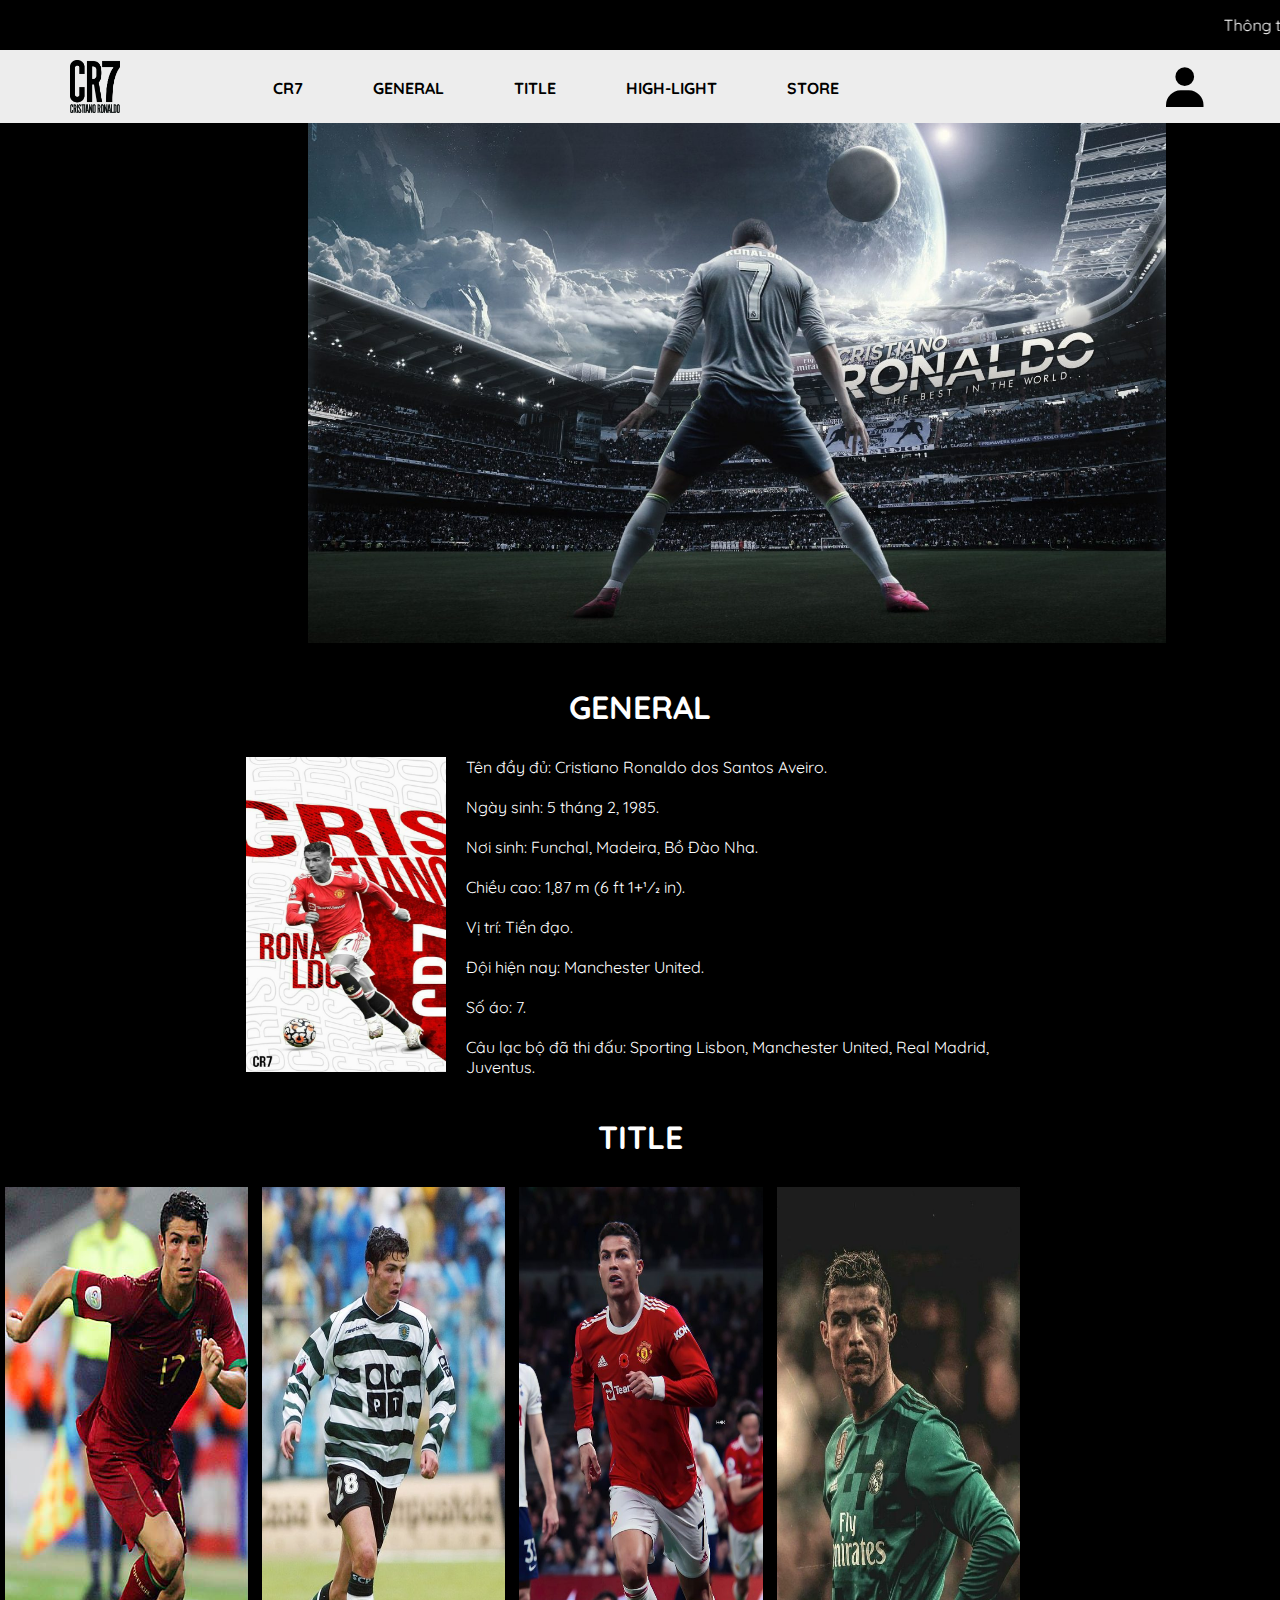
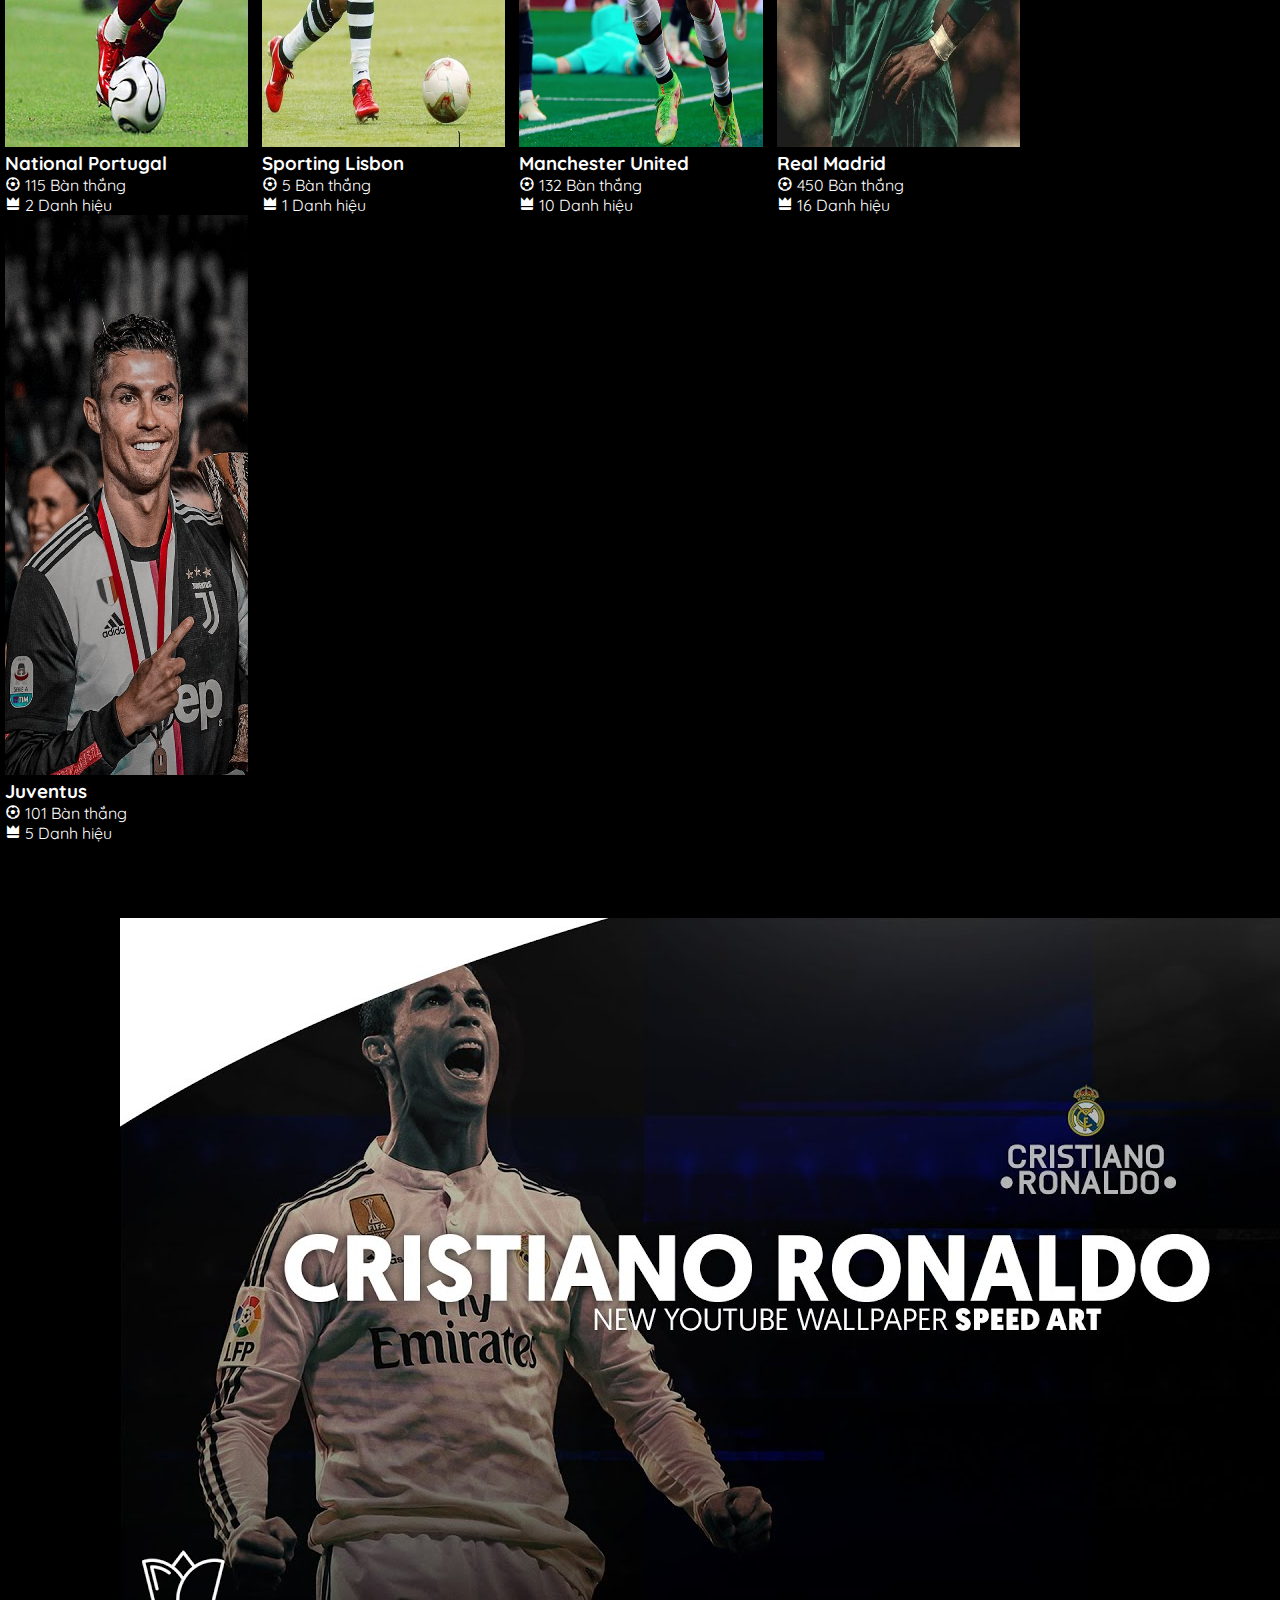
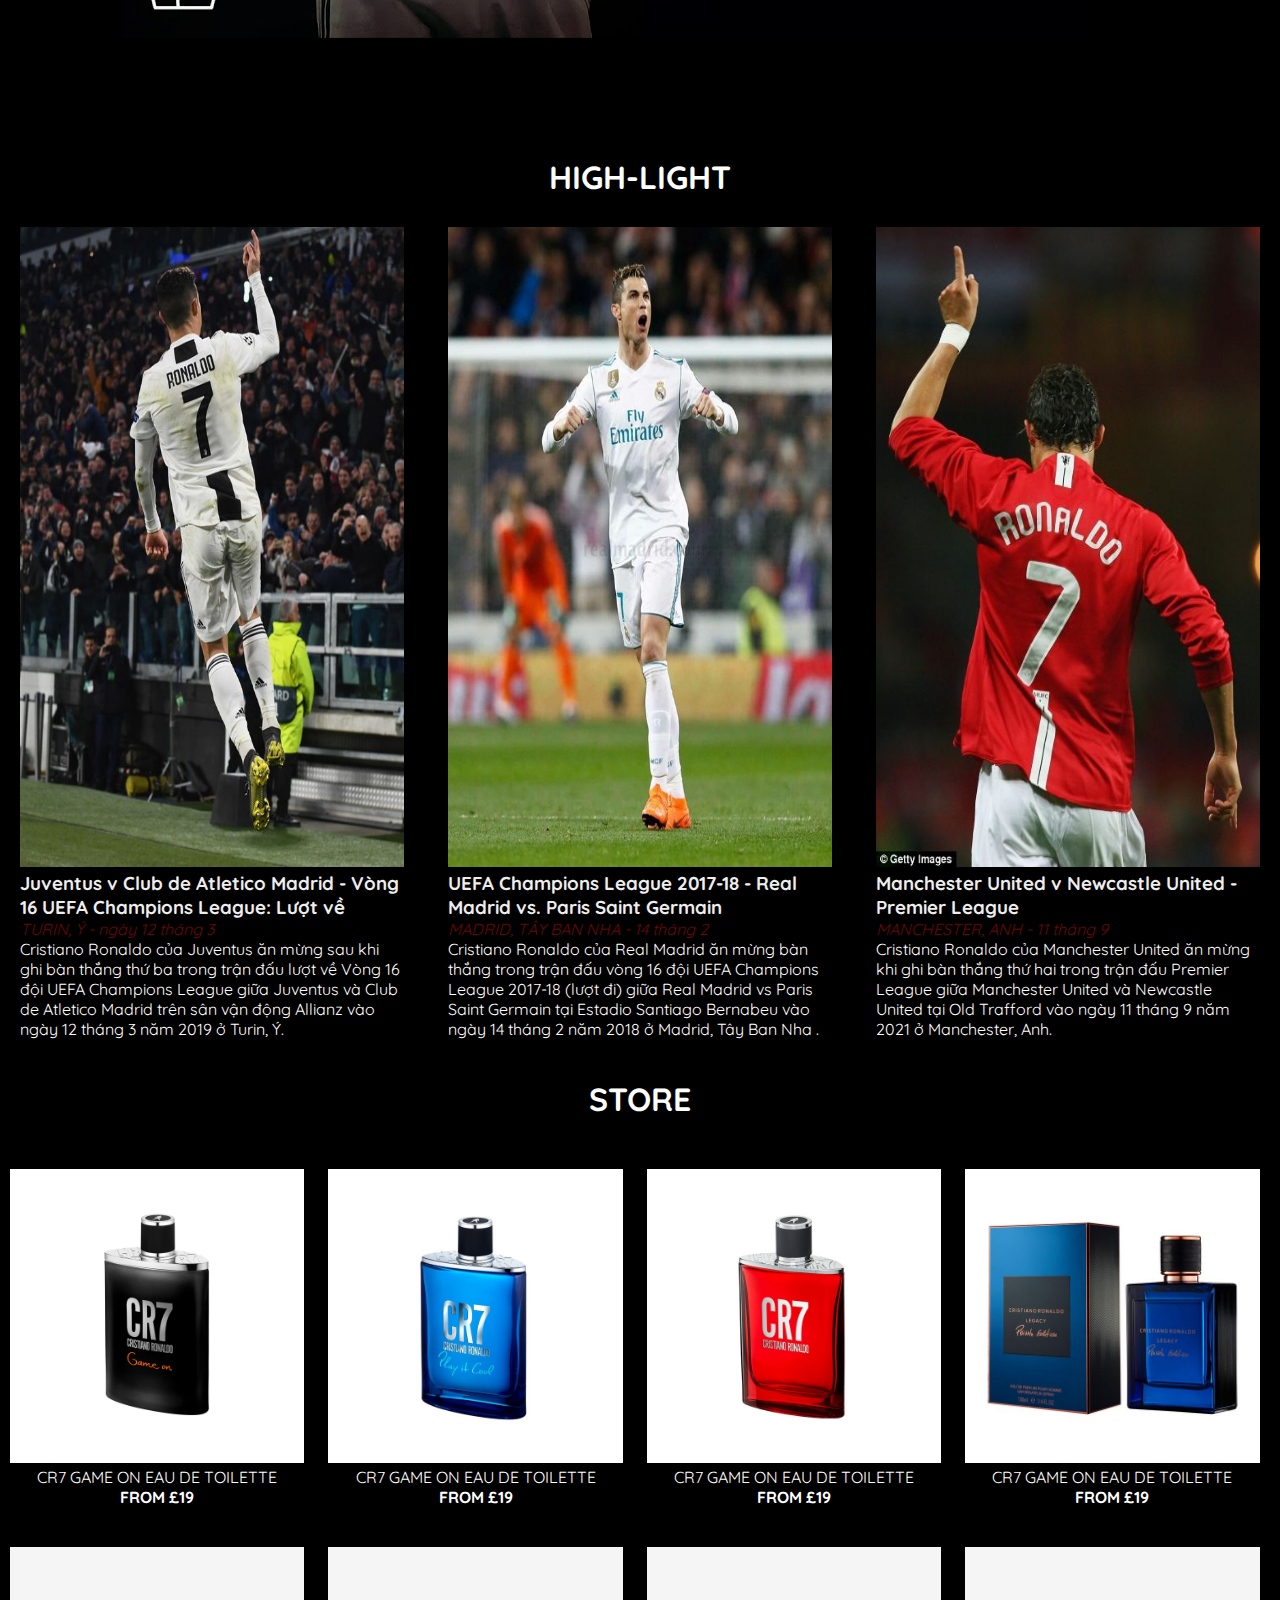
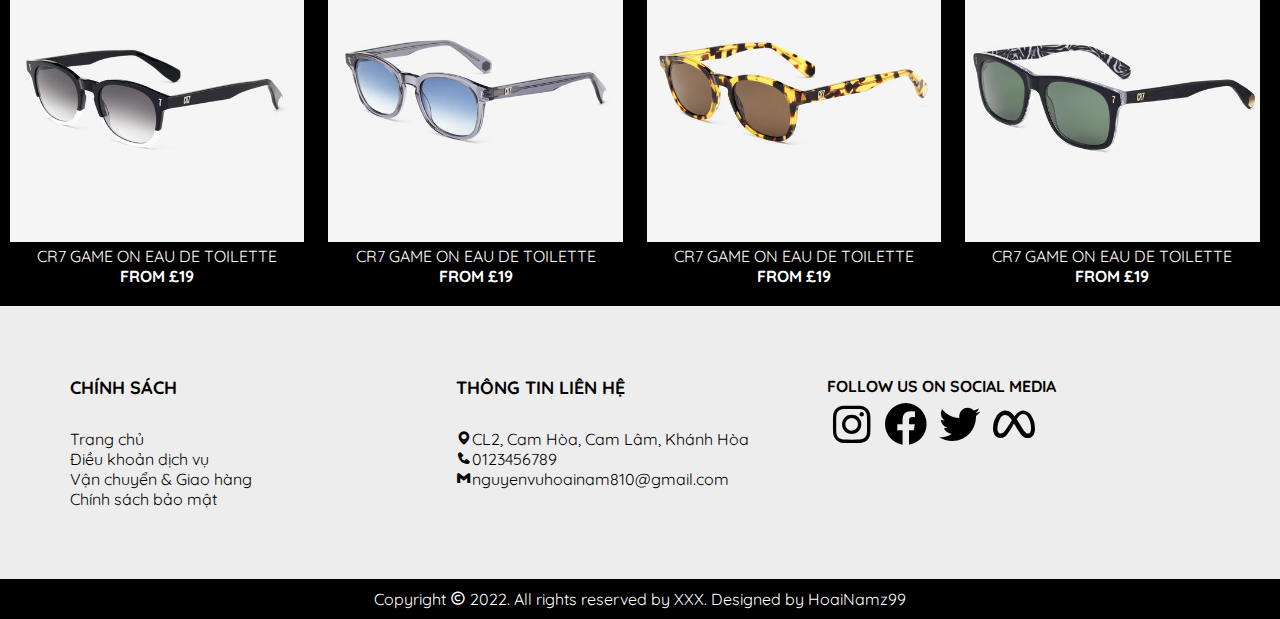
<file: index.html>
<!DOCTYPE html>
<html lang="en">
<head>
    <meta charset="UTF-8">
    <meta http-equiv="X-UA-Compatible" content="IE=edge">
    <meta name="viewport" content="width=device-width, initial-scale=1.0">
    <title>CR7</title>
    <link rel="stylesheet" href="css/style.css">
    <link href='https://unpkg.com/boxicons@2.1.1/css/boxicons.min.css' rel='stylesheet'>
</head>
<body>
    <div .box>
    <!--head  -->
    <header>
       <div class="thongbao">
           <marquee behavior="" direction="">
        <p>
            Thông tin được lấy từ Wikipedia,Webthethao,Goal... và một số trang web khác
        </p>       
           </marquee>
        
    </div> 
    <div class="menu-logo">
        <div class="logo">
            <img src="image/4.4.png" alt="logo" width="50px">
        </div>
        <nav>
            <ul class="menu">
         <li><a href="index.html">CR7</a></li>
        <li><a href="general.html">GENERAL</a></li>
        <li><a href="#title">TITLE</a></li>
            
        <li><a href="highlight.html">HIGH-LIGHT</a>
        <ul class="them">
                <li><a href="#">National Portugal</a></li>
                <li><a href="#">Sporting Lisbon	</a></li>
                <li><a href="#">Manchester United</a></li>
                <li><a href="#">Real Madrid</a></li>
                <li><a href="#">Juventus</a></li>
              </ul>
        </li>
        </li>
        <li><a href="#store">STORE</a></li>       
            </ul>
    </nav>
    <div class="login">
        <a href="dn.html"><i class='bx bxs-user'></i></a> 
 
      </div>
    </div>
    </header>
<div class="banner">
        <img src="image/1.1.jpg" alt="banner">
    </div>
<!-- article -->
    <article>
     <div class="general">
         <h3 class="heading">GENERAL</h3>
         <div class="content" >
         
            <img src="image/1.2.jpg" alt="" width="200px" height="315" align="left">
           <p>
              Tên đầy đủ: Cristiano Ronaldo dos Santos Aveiro. <br>  <br> 
            Ngày sinh: 5 tháng 2, 1985.  <br> <br> 
            Nơi sinh: Funchal, Madeira, Bồ Đào Nha. <br> <br> 
            Chiều cao: 1,87 m (6 ft 1+1⁄2 in). <br> <br> 
            Vị trí: Tiền đạo. <br> <br> 
            Đội hiện nay: Manchester United. <br> <br> 
            Số áo: 7.   <br>  <br>
            Câu lạc bộ đã thi đấu: Sporting Lisbon, Manchester United, Real Madrid, Juventus.
           </p>
          
         </div>
    </div>
<div id="title"></div>
    <div class="title">
        <h3 class="heading">TITLE</h3>
        <div class="list-title">
            <div class="title-item">
            <img src="image/1.3.jpg" alt="" >
             <h3>National Portugal</h3>
             <p><i class='bx bx-football'></i> 115 Bàn thắng</p>
             <p><i class='bx bxs-crown'></i> 2 Danh hiệu</p>
        </div>
            <div class="title-item">
            <img src="image/1.4.jpg" alt="" >
             <h3>Sporting Lisbon</h3>
             <p><i class='bx bx-football'></i> 5 Bàn thắng</p>
             <p><i class='bx bxs-crown'></i> 1 Danh hiệu</p>
        </div>
            <div class="title-item">
            <img src="image/1.5.jpg" alt="" >
             <h3>Manchester United</h3>
             <p><i class='bx bx-football'></i> 132 Bàn thắng</p>
             <p><i class='bx bxs-crown'></i> 10 Danh hiệu</p>
        </div>
            <div class="title-item">
            <img src="image/1.6.jpg" alt="" >
             <h3>Real Madrid</h3>
             <p><i class='bx bx-football'></i> 450 Bàn thắng</p>
             <p><i class='bx bxs-crown'></i> 16 Danh hiệu</p>
        </div>
            <div class="title-item">
            <img src="image/1.7.jpg" alt="" >
             <h3>Juventus</h3>
             <p><i class='bx bx-football'></i> 101 Bàn thắng</p>
             <p><i class='bx bxs-crown'></i> 5 Danh hiệu</p>
        </div>
        
    
    
    </div>
</div>
   <div class="div">
       <img src="image/1.8.jpg" alt="">
   </div>
   <div class="highlight">
       <h3 class="heading">HIGH-LIGHT</h3>
        <div class="highlight-list">
            <div class="highlight-item">
                <img src="image/1.9.jpg" alt="">
           <a href=""><h3>Juventus v Club de Atletico Madrid - Vòng 16 UEFA Champions League: Lượt về</h3></a> 
            <p>
          <span>TURIN, Ý - ngày 12 tháng 3</span>       <br>
                Cristiano Ronaldo của Juventus ăn mừng sau khi ghi bàn thắng thứ ba trong trận đấu lượt về Vòng 16 đội UEFA Champions League giữa Juventus và Club de Atletico Madrid trên sân vận động Allianz vào ngày 12 tháng 3 năm 2019 ở Turin, Ý. 
            </p>
        
        
        </div>
            <div class="highlight-item">
                <img src="image/1.10.jpg" alt="">
           <a href=""><h3>UEFA Champions League 2017-18 - Real Madrid vs. Paris Saint Germain</h3></a> 
            <p>
                <span>MADRID, TÂY BAN NHA - 14 tháng 2</span> <br>
                Cristiano Ronaldo của Real Madrid ăn mừng bàn thắng trong trận đấu vòng 16 đội UEFA Champions League 2017-18 (lượt đi) giữa Real Madrid vs Paris Saint Germain tại Estadio Santiago Bernabeu vào ngày 14 tháng 2 năm 2018 ở Madrid, Tây Ban Nha .
            </p>
        
        
        </div>
            <div class="highlight-item">
                <img src="image/1.11.jpg" alt="">
           <a href=""><h3>Manchester United v Newcastle United - Premier League</h3></a> 
            <p>
            <span>MANCHESTER, ANH - 11 tháng 9</span>     <br>
                Cristiano Ronaldo của Manchester United ăn mừng khi ghi bàn thắng thứ hai trong trận đấu Premier League giữa Manchester United và Newcastle United tại Old Trafford vào ngày 11 tháng 9 năm 2021 ở Manchester, Anh.
            </p>
        
        
        </div>
        </div>
    </div>
 <div id="store"></div>
    <div class="store">
        <h3 class="heading">STORE</h3>
        <div class="store-list">
            <div class="store-item">
                <img src="image/1.12.png" alt="">
                <p>CR7 GAME ON EAU DE TOILETTE</p>
                <b>FROM £19</b>
            </div>
            <div class="store-item">
                <img src="image/1.13.jpg" alt="">
                <p>CR7 GAME ON EAU DE TOILETTE</p>
                <b>FROM £19</b>
            </div>
            <div class="store-item">
                <img src="image/1.14.jpg" alt="">
                <p>CR7 GAME ON EAU DE TOILETTE</p>
                <b>FROM £19</b>
            </div>
            <div class="store-item">
                <img src="image/1.15.jpg" alt="">
                <p>CR7 GAME ON EAU DE TOILETTE</p>
                <b>FROM £19</b>
            </div>
            <div class="store-item">
                <img src="image/1.16.jpg" alt="">
                <p>CR7 GAME ON EAU DE TOILETTE</p>
                <b>FROM £19</b>
            </div>
            <div class="store-item">
                <img src="image/1.17.jpg" alt="">
                <p>CR7 GAME ON EAU DE TOILETTE</p>
                <b>FROM £19</b>
            </div>
            <div class="store-item">
                <img src="image/1.18.jpg" alt="">
                <p>CR7 GAME ON EAU DE TOILETTE</p>
                <b>FROM £19</b>
            </div>
            <div class="store-item">
                <img src="image/1.19.jpg" alt="">
                <p>CR7 GAME ON EAU DE TOILETTE</p>
                <b>FROM £19</b>
            </div>
        </div>
    </div>



    </article>
    
    
    
    
    <footer class="footer">
        <div class="container">
            <div class="row">
                <div class="footer-col">
                    <h4>CHÍNH SÁCH</h4>
                    <ul>
                        <li><a href="#">Trang chủ</a></li>
                        <li><a href="#">Điều khoản dịch vụ</a></li>
                        <li><a href="#">Vận chuyển & Giao hàng</a></li>
                        <li><a href="#">Chính sách bảo mật</a></li>
                    </ul>
                </div>
                <div class="footer-col">
                    <h4>THÔNG TIN LIÊN HỆ</h4>
                    <ul>
                        <li><i class='bx bxs-map' ></i>CL2, Cam Hòa, Cam Lâm, Khánh Hòa</li>
                        <li><i class='bx bxs-phone'></i>0123456789</li>
                        <li><i class='bx bxl-gmail'></i>nguyenvuhoainam810@gmail.com</li>
                    </ul>
                </div>
                <div class="footer-coll">
                    <h4>FOLLOW US ON SOCIAL MEDIA</h4>
                    <ul>
                    <a href="https://www.instagram.com/hoainam8.1/"><i class='bx bxl-instagram' ></i></a>
                    <a href="https://www.facebook.com/NVHNam.0810"><i class='bx bxl-facebook-circle' ></i></a>
                    <a href="https://twitter.com/HoaiNam_99"><i class='bx bxl-twitter'></i></a>
                    <a href="#"><i class='bx bxl-meta'></i></a>
                    </ul>
                </div>
            </div>
        </div>
        
    </footer>
    <div class="tacgia">
       
            <p>Copyright <i class='bx bx-copyright'></i> 2022. All rights reserved by XXX. Designed by HoaiNamz99</p>
        </div>
    </div>
    
    
 



</body>
</html>
</file>
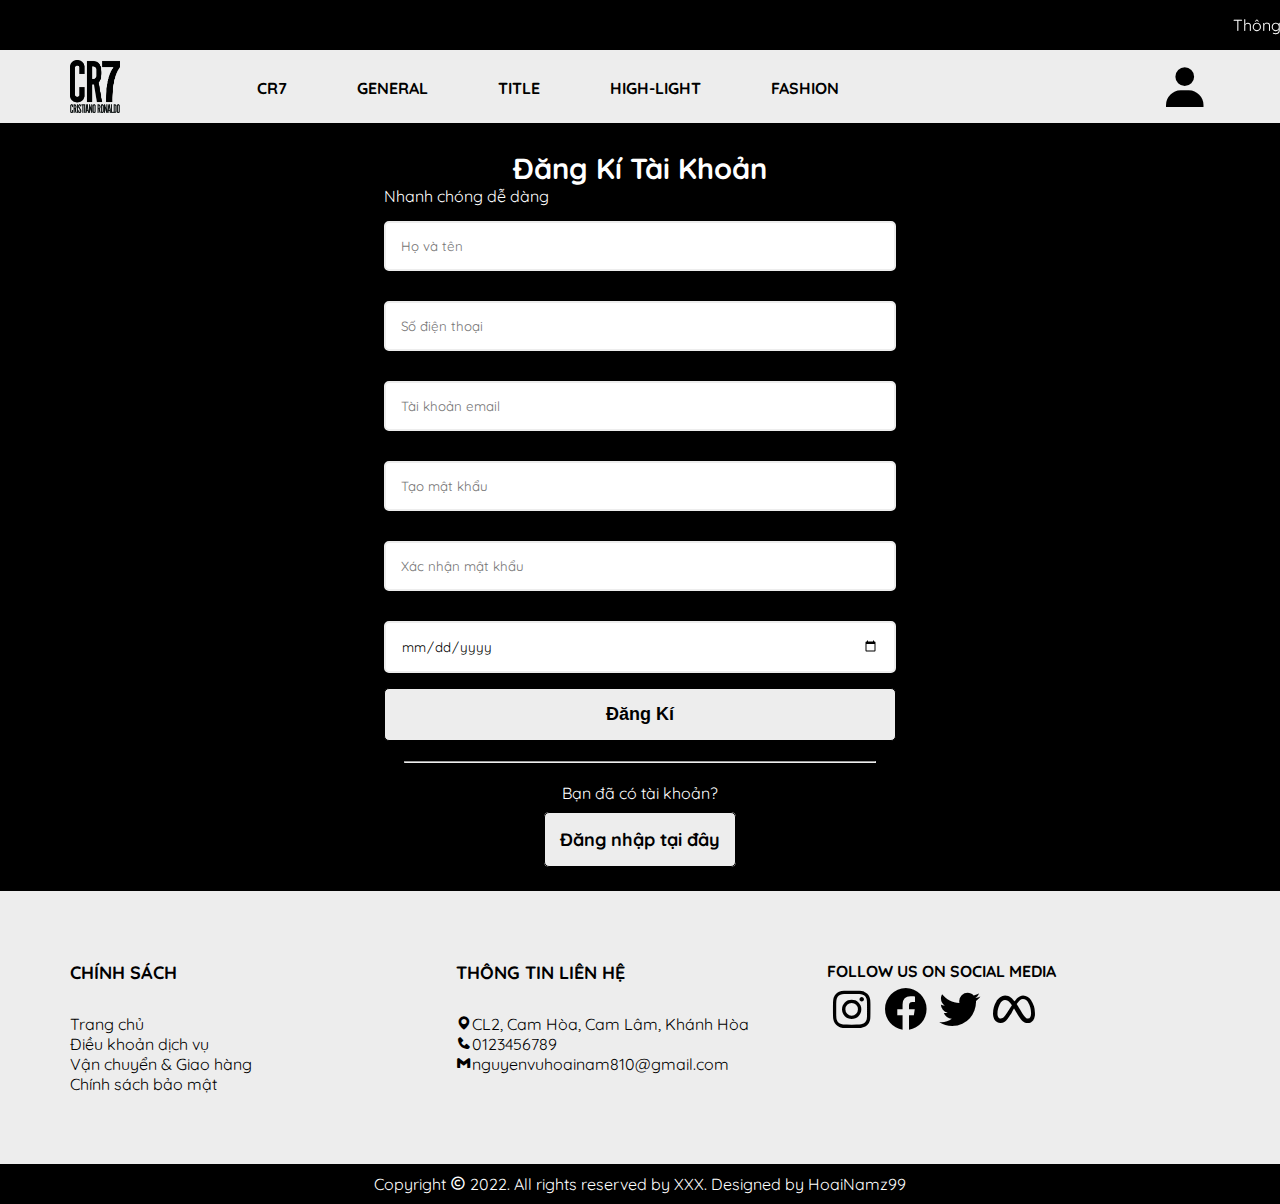
<file: dangky.html>
<!DOCTYPE html>
<html lang="en">
<head>
    <meta charset="UTF-8">
    <meta http-equiv="X-UA-Compatible" content="IE=edge">
    <meta name="viewport" content="width=device-width, initial-scale=1.0">
    <title>Trang đăng ký</title>
    <link rel="stylesheet" href="css/dangky.css">
    <link href='https://unpkg.com/boxicons@2.1.1/css/boxicons.min.css' rel='stylesheet'>
</head>
<body>
    <header>
        <div class="thongbao">
            <marquee behavior="" direction="">
         <p>
             Thông tin được lấy từ Wikipedia,Webthethao... và một số trang web khác
         </p>       
            </marquee>
         
     </div> 
     <div class="menu-logo">
         <div class="logo">
             <img src="image/4.4.png" alt="logo" width="50px">
         </div>
         <nav>
             <ul class="menu">
          <li><a href="index.html">CR7</a></li>
         <li><a href="general.html">GENERAL</a></li>
         <li><a href="#">TITLE</a>
             
         </li>
         <li><a href="highlight.html">HIGH-LIGHT</a>
        <ul class="them">
                 <li><a href="#">National Portugal</a></li>
                 <li><a href="#">Sporting Lisbon	</a></li>
                 <li><a href="#">Manchester United</a></li>
                 <li><a href="#">Real Madrid</a></li>
                 <li><a href="#">Juventus</a></li>
               </ul>
        </li>
         <li><a href="#">FASHION</a></li>       
             </ul>
     </nav>
     <div class="login">
       <a href="dangky.html"><i class='bx bxs-user'></i></a> 

     </div>
     </div>
     </header>

     <div class="login-form">
         <h3 class="heading">Đăng Kí Tài Khoản</h3>
         <p>Nhanh chóng dễ dàng</p>
         <form action="" class="form-input">
             <input type="text" placeholder="Họ và tên">
           
           
           
             <input type="text" placeholder="Số điện thoại">
             <input type="email" placeholder="Tài khoản email">
             <input type="password" placeholder="Tạo mật khẩu">
             <input type="password" placeholder="Xác nhận mật khẩu ">
            
               <input type="date" > 
             
            <button>Đăng Kí</button>
         </form>


         <div class="dn">
            <hr>
            <div class="span">
               <div class="c">Bạn đã có tài khoản? <br></div>  
            <a href="dn.html" class="button">Đăng nhập tại đây</a>
            </div>
           
        </div>
       
     </div>
    
</body>
<footer class="footer">
    <div class="container">
        <div class="row">
            <div class="footer-col">
                <h4>CHÍNH SÁCH</h4>
                <ul>
                    <li><a href="#">Trang chủ</a></li>
                    <li><a href="#">Điều khoản dịch vụ</a></li>
                    <li><a href="#">Vận chuyển & Giao hàng</a></li>
                    <li><a href="#">Chính sách bảo mật</a></li>
                </ul>
            </div>
            <div class="footer-col">
                <h4>THÔNG TIN LIÊN HỆ</h4>
                <ul>
                    <li><i class='bx bxs-map' ></i>CL2, Cam Hòa, Cam Lâm, Khánh Hòa</li>
                    <li><i class='bx bxs-phone'></i>0123456789</li>
                    <li><i class='bx bxl-gmail'></i>nguyenvuhoainam810@gmail.com</li>
                </ul>
            </div>
            <div class="footer-coll">
                <h4>FOLLOW US ON SOCIAL MEDIA</h4>
                <ul>
                    <a href="https://www.instagram.com/hoainam8.1/"><i class='bx bxl-instagram' ></i></a>
                    <a href="https://www.facebook.com/NVHNam.0810"><i class='bx bxl-facebook-circle' ></i></a>
                    <a href="https://twitter.com/HoaiNam_99"><i class='bx bxl-twitter'></i></a>
                    <a href="#"><i class='bx bxl-meta'></i></a>
                </ul>
            </div>
        </div>
    </div>

</footer>
<div class="tacgia">
       
    <p>Copyright <i class='bx bx-copyright'></i> 2022. All rights reserved by XXX. Designed by HoaiNamz99</p>
</div>
</html>
</file>
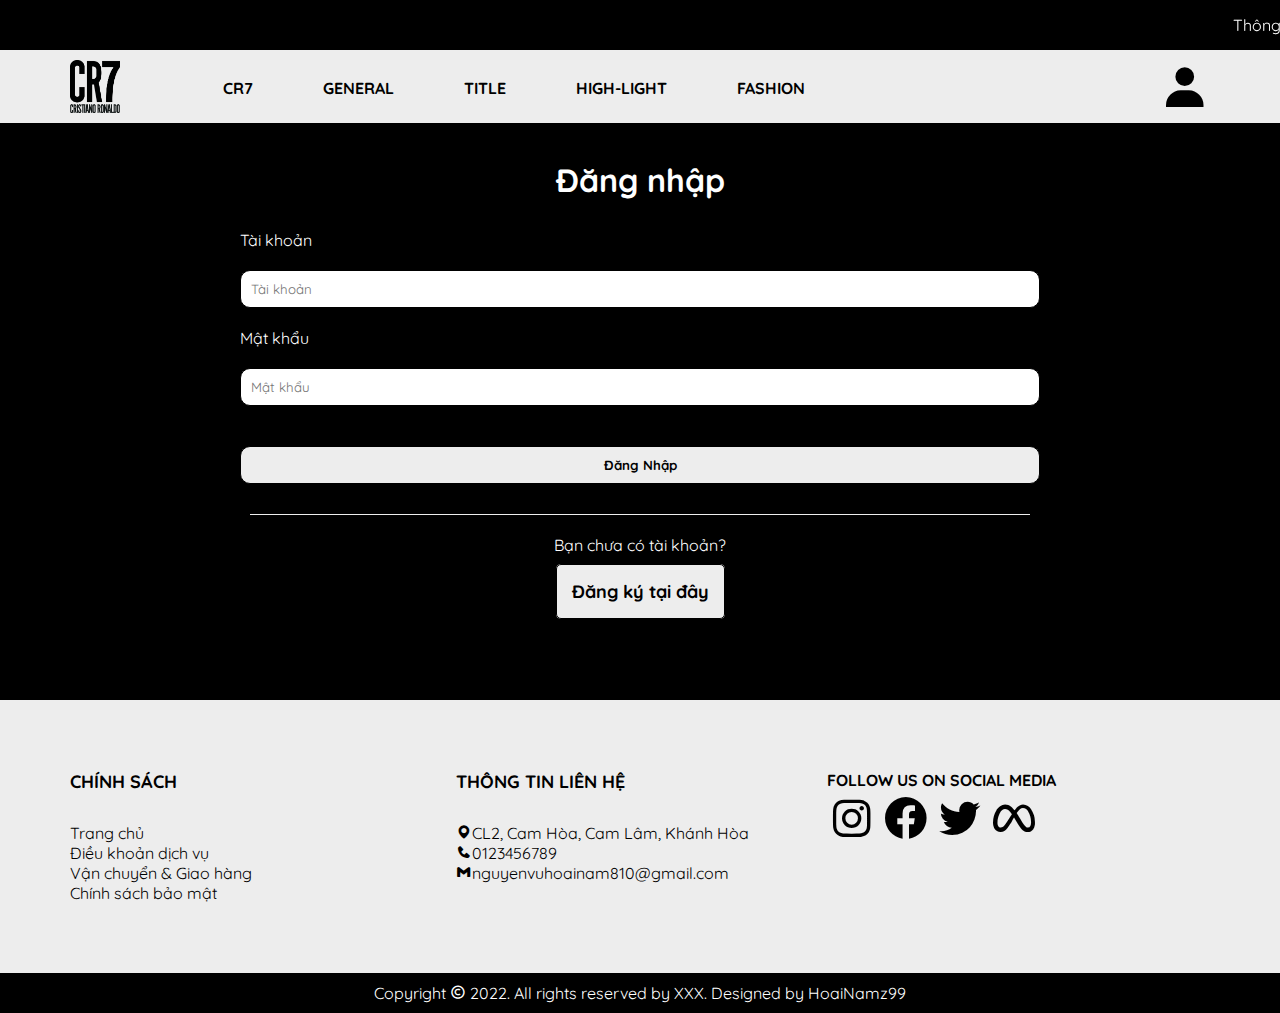
<file: dangnhap.html>
<!DOCTYPE html>
<html lang="en">
<head>
    <meta charset="UTF-8">
    <meta http-equiv="X-UA-Compatible" content="IE=edge">
    <meta name="viewport" content="width=device-width, initial-scale=1.0">
    <title>Trang đăng nhập</title>
    <link rel="stylesheet" href="css/dangnhap.css">
    <link href='https://unpkg.com/boxicons@2.1.1/css/boxicons.min.css' rel='stylesheet'>
</head>
<body>
     <header>
        <div class="thongbao">
            <marquee behavior="" direction="">
         <p>
             Thông tin được lấy từ Wikipedia,Webthethao... và một số trang web khác
         </p>       
            </marquee>
         
     </div> 
     <div class="menu-logo">
         <div class="logo">
             <img src="image/4.4.png" alt="logo" width="50px">
         </div>
         <nav>
             <ul class="menu">
          <li><a href="index.html">CR7</a></li>
         <li><a href="general.html">GENERAL</a></li>
         <li><a href="#">TITLE</a>
             
         </li>
         <li><a href="highlight.html">HIGH-LIGHT</a>
        <ul class="them">
                 <li><a href="#">National Portugal</a></li>
                 <li><a href="#">Sporting Lisbon	</a></li>
                 <li><a href="#">Manchester United</a></li>
                 <li><a href="#">Real Madrid</a></li>
                 <li><a href="#">Juventus</a></li>
               </ul>
        </li>
         <li><a href="#">FASHION</a></li>       
             </ul>
     </nav>
     <div class="login">
       <a href="dangnhap.html"><i class='bx bxs-user'></i></a> 

     </div>
     </div>
     </header>



    <div class="formdangnhap">
        <h3 class="heading">Đăng nhập</h3>
        <div class="line">
            
        </div>
    <form action="">
        <label for="">Tài khoản</label>
        <input type="text" placeholder="Tài khoản">
        <label for="">Mật khẩu</label>
        <input type="password" placeholder="Mật khẩu">
        <input type="submit" value="Đăng Nhập">
        

    </form>

    <div class="dk">
        
        <div class="span">
           <div class="c">Bạn chưa có tài khoản? <br></div>  
        <a href="dangky.html" class="button">Đăng ký tại đây</a>
        </div>
       
    </div>

    </div>
    


    
</body>

<footer class="footer">
    <div class="container">
        <div class="row">
            <div class="footer-col">
                <h4>CHÍNH SÁCH</h4>
                <ul>
                    <li><a href="#">Trang chủ</a></li>
                    <li><a href="#">Điều khoản dịch vụ</a></li>
                    <li><a href="#">Vận chuyển & Giao hàng</a></li>
                    <li><a href="#">Chính sách bảo mật</a></li>
                </ul>
            </div>
            <div class="footer-col">
                <h4>THÔNG TIN LIÊN HỆ</h4>
                <ul>
                    <li><i class='bx bxs-map' ></i>CL2, Cam Hòa, Cam Lâm, Khánh Hòa</li>
                    <li><i class='bx bxs-phone'></i>0123456789</li>
                    <li><i class='bx bxl-gmail'></i>nguyenvuhoainam810@gmail.com</li>
                </ul>
            </div>
            <div class="footer-coll">
                <h4>FOLLOW US ON SOCIAL MEDIA</h4>
                <ul>
                    <a href="https://www.instagram.com/hoainam8.1/"><i class='bx bxl-instagram' ></i></a>
                    <a href="https://www.facebook.com/NVHNam.0810"><i class='bx bxl-facebook-circle' ></i></a>
                    <a href="https://twitter.com/HoaiNam_99"><i class='bx bxl-twitter'></i></a>
                    <a href="#"><i class='bx bxl-meta'></i></a>
                </ul>
            </div>
        </div>
    </div>

</footer>
<div class="tacgia">
       
    <p>Copyright <i class='bx bx-copyright'></i> 2022. All rights reserved by XXX. Designed by HoaiNamz99</p>
</div>
</html>
</file>
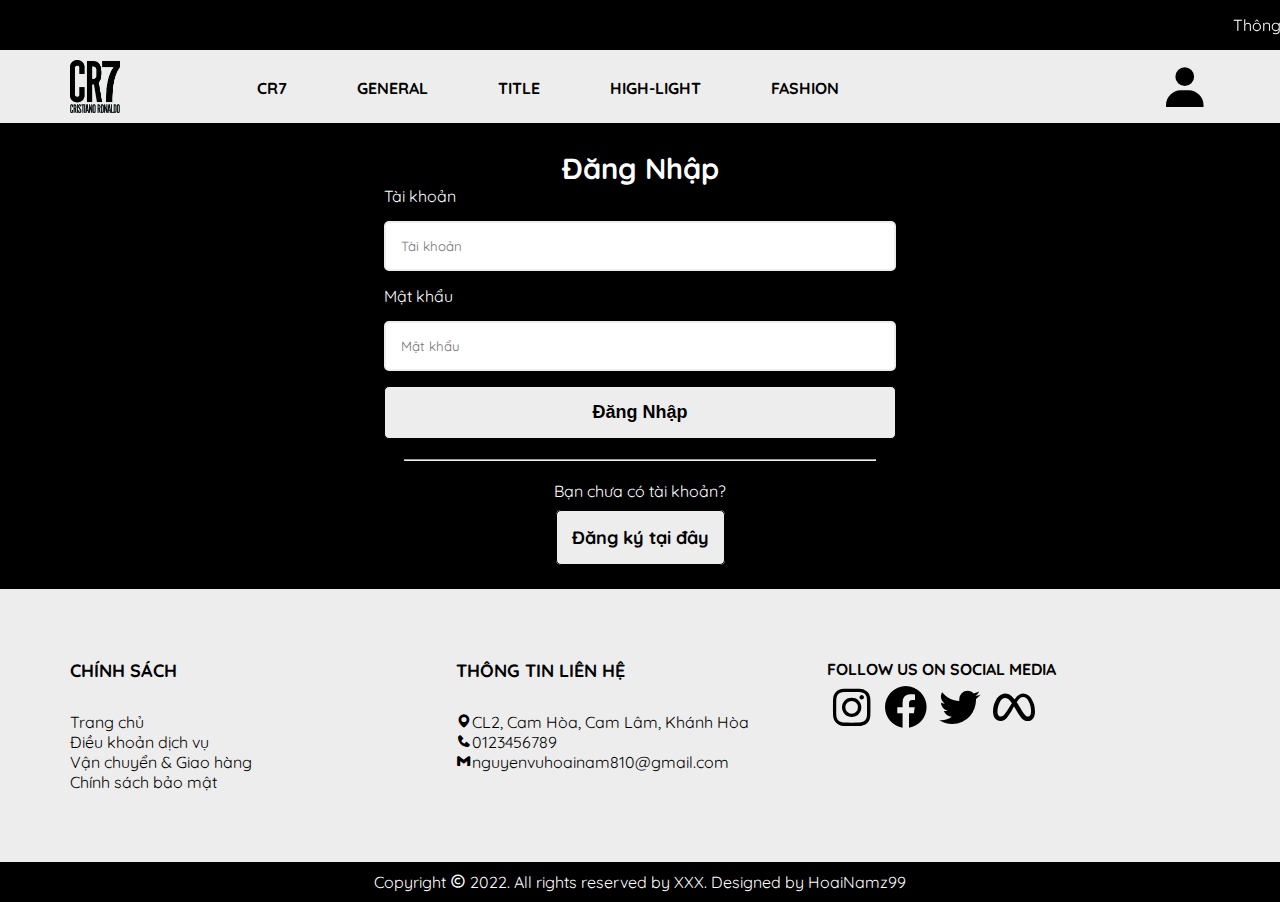
<file: dn.html>
<!DOCTYPE html>
<html lang="en">
<head>
    <meta charset="UTF-8">
    <meta http-equiv="X-UA-Compatible" content="IE=edge">
    <meta name="viewport" content="width=device-width, initial-scale=1.0">
    <title>Trang đăng nhập</title>
    <link rel="stylesheet" href="css/dn.css">
    <link href='https://unpkg.com/boxicons@2.1.1/css/boxicons.min.css' rel='stylesheet'>
</head>
<body>
    <header>
        <div class="thongbao">
            <marquee behavior="" direction="">
         <p>
             Thông tin được lấy từ Wikipedia,Webthethao... và một số trang web khác
         </p>       
            </marquee>
         
     </div> 
     <div class="menu-logo">
         <div class="logo">
             <img src="image/4.4.png" alt="logo" width="50px">
         </div>
         <nav>
             <ul class="menu">
          <li><a href="index.html">CR7</a></li>
         <li><a href="general.html">GENERAL</a></li>
         <li><a href="#">TITLE</a>
             
         </li>
         <li><a href="highlight.html">HIGH-LIGHT</a>
        <ul class="them">
                 <li><a href="#">National Portugal</a></li>
                 <li><a href="#">Sporting Lisbon	</a></li>
                 <li><a href="#">Manchester United</a></li>
                 <li><a href="#">Real Madrid</a></li>
                 <li><a href="#">Juventus</a></li>
               </ul>
        </li>
         <li><a href="#">FASHION</a></li>       
             </ul>
     </nav>
     <div class="login">
       <a href="dangky.html"><i class='bx bxs-user'></i></a> 

     </div>
     </div>
     </header>

     <div class="login-form">
         <h3 class="heading">Đăng Nhập </h3>
         
         <form action="" class="form-input">
            <label for="">Tài khoản</label>
            <input type="text" placeholder="Tài khoản">
            <label for="">Mật khẩu</label>
            <input type="password" placeholder="Mật khẩu">
            
             
            <button>Đăng Nhập</button>
         </form>


         <div class="dn">
            <hr>
            <div class="span">
               <div class="c">Bạn chưa có tài khoản? <br></div>  
            <a href="dangky.html" class="button">Đăng ký tại đây</a>
            </div>
           
        </div>
       
     </div>
    
</body>
<footer class="footer">
    <div class="container">
        <div class="row">
            <div class="footer-col">
                <h4>CHÍNH SÁCH</h4>
                <ul>
                    <li><a href="#">Trang chủ</a></li>
                    <li><a href="#">Điều khoản dịch vụ</a></li>
                    <li><a href="#">Vận chuyển & Giao hàng</a></li>
                    <li><a href="#">Chính sách bảo mật</a></li>
                </ul>
            </div>
            <div class="footer-col">
                <h4>THÔNG TIN LIÊN HỆ</h4>
                <ul>
                    <li><i class='bx bxs-map' ></i>CL2, Cam Hòa, Cam Lâm, Khánh Hòa</li>
                    <li><i class='bx bxs-phone'></i>0123456789</li>
                    <li><i class='bx bxl-gmail'></i>nguyenvuhoainam810@gmail.com</li>
                </ul>
            </div>
            <div class="footer-coll">
                <h4>FOLLOW US ON SOCIAL MEDIA</h4>
                <ul>
                    <a href="https://www.instagram.com/hoainam8.1/"><i class='bx bxl-instagram' ></i></a>
                    <a href="https://www.facebook.com/NVHNam.0810"><i class='bx bxl-facebook-circle' ></i></a>
                    <a href="https://twitter.com/HoaiNam_99"><i class='bx bxl-twitter'></i></a>
                    <a href="#"><i class='bx bxl-meta'></i></a>
                </ul>
            </div>
        </div>
    </div>

</footer>
<div class="tacgia">
       
    <p>Copyright <i class='bx bx-copyright'></i> 2022. All rights reserved by XXX. Designed by HoaiNamz99</p>
</div>
</html>
</file>
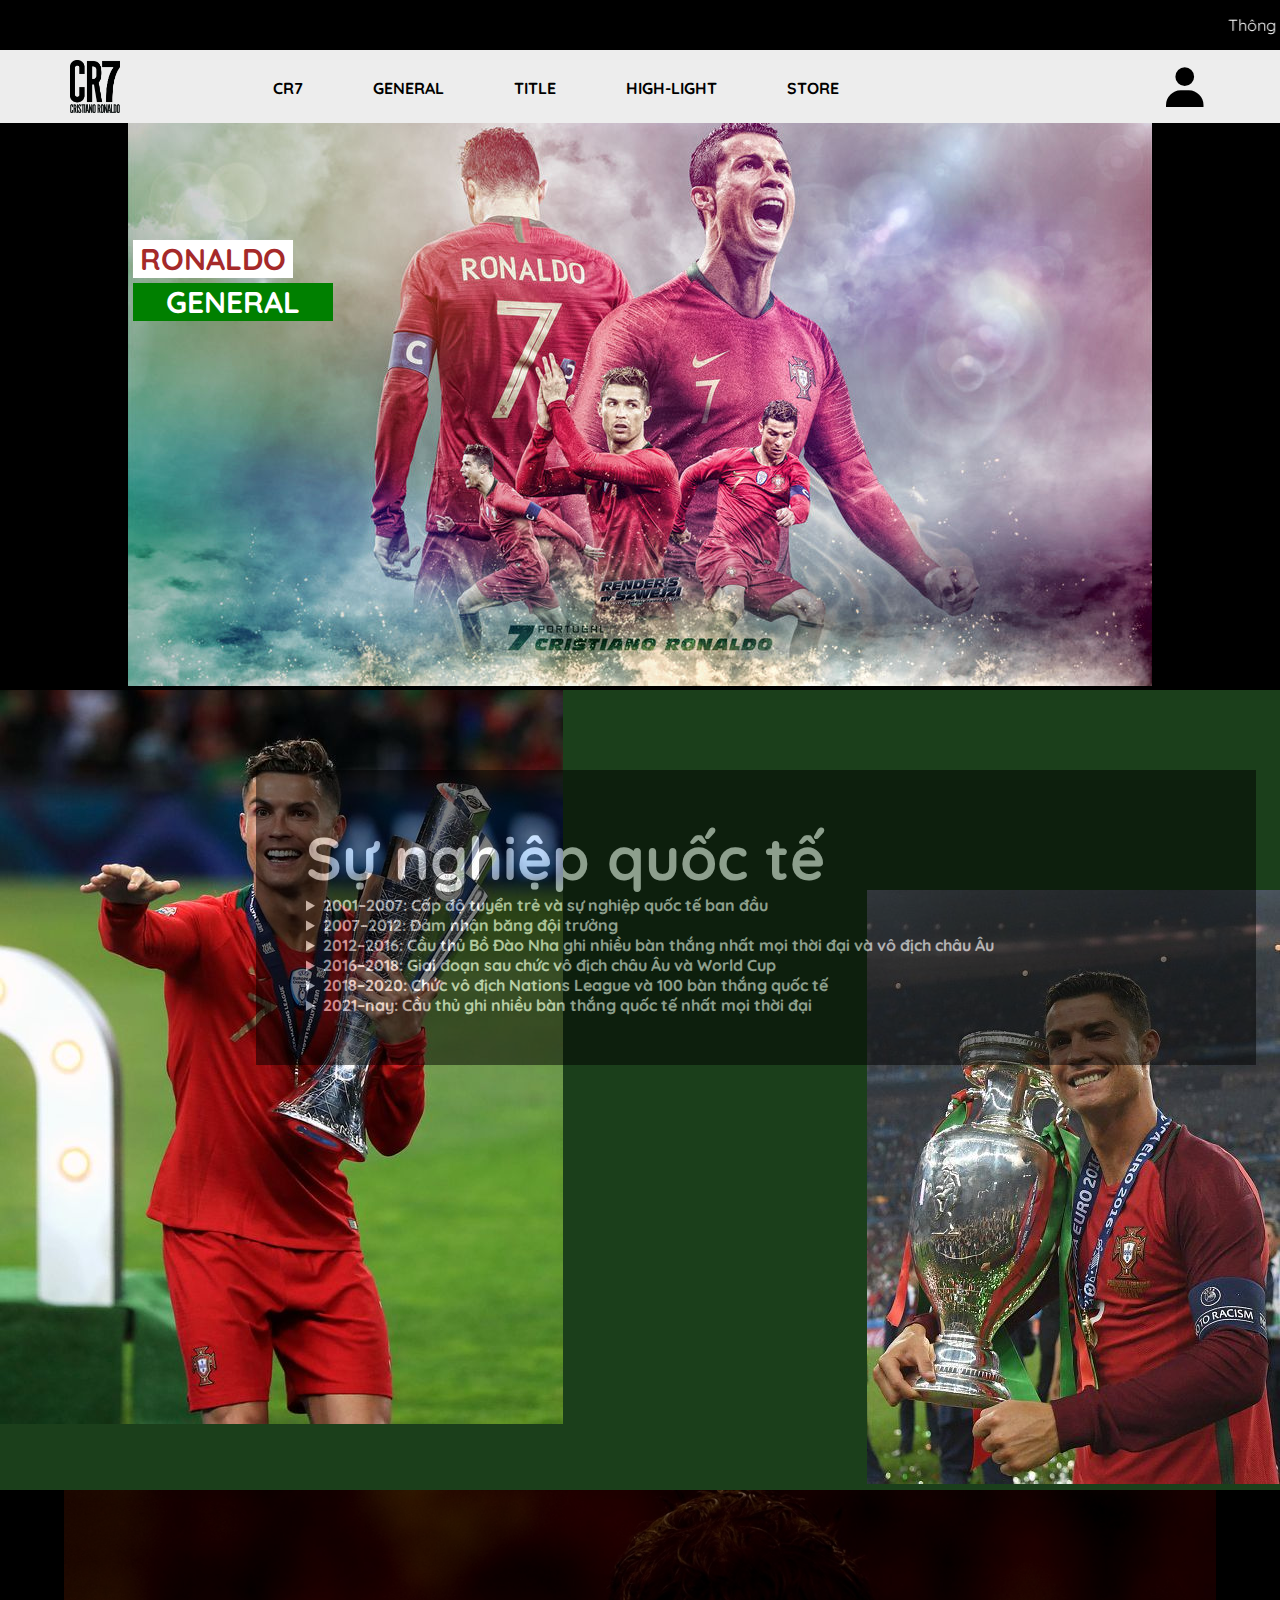
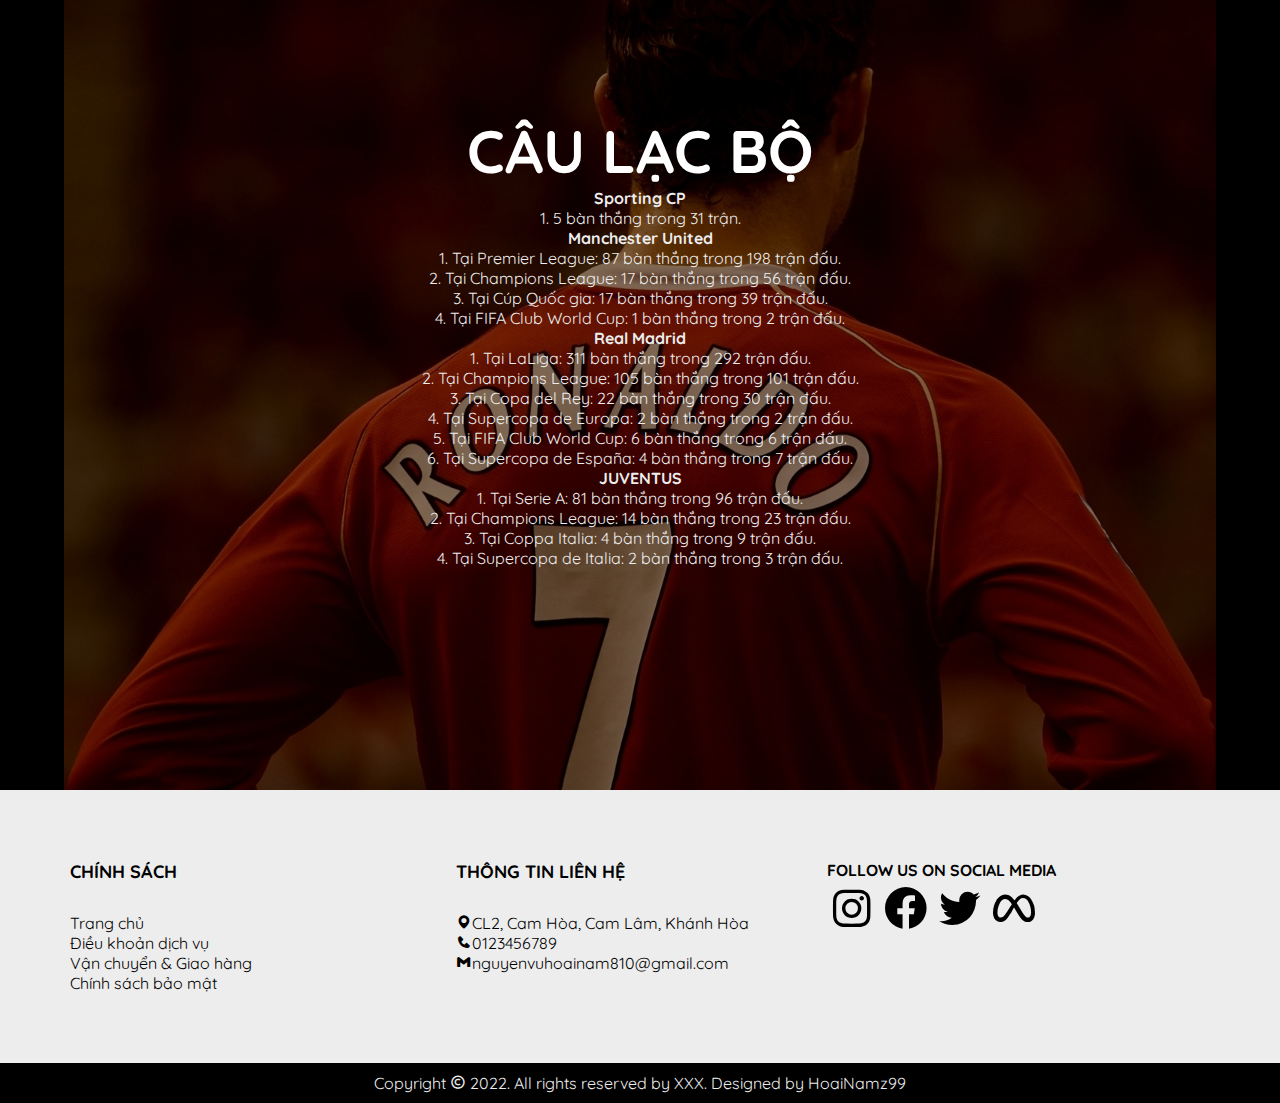
<file: general.html>
<!DOCTYPE html>
<html lang="en">
<head>
    <meta charset="UTF-8">
    <meta http-equiv="X-UA-Compatible" content="IE=edge">
    <meta name="viewport" content="width=device-width, initial-scale=1.0">
    <title>General</title>
    <link rel="stylesheet" href="css/general.css">
    <link href='https://unpkg.com/boxicons@2.1.1/css/boxicons.min.css' rel='stylesheet'>
</head>
<body>
    <header>
        <div class="thongbao">
            <marquee behavior="" direction="">
         <p>
             Thông tin được lấy từ Wikipedia,Webthethao,Goal... và một số trang web khác
         </p>       
            </marquee>
         
     </div> 
     <div class="menu-logo">
         <div class="logo">
             <img src="image/4.4.png" alt="logo" width="50px">
         </div>
         <nav>
             <ul class="menu">
          <li><a href="index.html">CR7</a></li>
         <li><a href="general.html">GENERAL</a></li>
         <li><a href="#">TITLE</a>
             
         </li>
         <li><a href="highlight.html">HIGH-LIGHT</a>
        <ul class="them">
                 <li><a href="#">National Portugal</a></li>
                 <li><a href="#">Sporting Lisbon	</a></li>
                 <li><a href="#">Manchester United</a></li>
                 <li><a href="#">Real Madrid</a></li>
                 <li><a href="#">Juventus</a></li>
               </ul>
        </li>
         <li><a href="#">STORE</a></li>       
             </ul>
     </nav>
     <div class="login">
         <a href="dn.html"><i class='bx bxs-user'></i></a> 
  
       </div>
     </div>
     </header>
    <h3 class="heading">BIOGRAPHY</h3>
    <div class="boxcenter">
        <div class="hinh">
            <img src="image/3.1.jpg" alt="">
            <div class="chu">
                <h3 class="chu1">RONALDO </h3>
             <h3 class="chu2">GENERAL</h3>
            </div> 
            
        </div>
        <div class="portugal">
            <div class="hinhh">
               <div class="hinh1">
                <img src="image/3.2.jpg" alt="">
            </div>
            <div class="hinh1">
                <img src="image/3.3.jpg" alt="" class="hinh2">
            </div> 
            
            <div class="sunghiep">
                <h3 class="heading1">Sự nghiệp quốc tế</h3>
              <details>
                        <summary>2001–2007: Cấp độ tuyển trẻ và sự nghiệp quốc tế ban đầu <br></summary>
                    <p>
                        Ronaldo bắt đầu sự nghiệp quốc tế của mình với đội tuyển U-15 Bồ Đào Nha vào năm 2001. Ronaldo đã thi đấu cho các cấp độ đội tuyển U-15, U-17, U-20, U-21 và U-23 quốc gia, có 34 lần ra sân và ghi tổng cộng 18 bàn thắng.
                    </p>
                    </details>
                    <details>
                         <summary>2007–2012: Đảm nhận băng đội trưởng <br></summary>
                        <p>
                            Một ngày sau sinh nhật tuổi 22 của mình, Ronaldo lần đầu tiên đảm nhận băng đội trưởng của Bồ Đào Nha trong trận giao hữu với Brazil vào ngày 6 tháng 2 năm 2007. Trước thềm Euro 2008, anh đã được khoác áo số 7 lần đầu tiên.
                        </p>
                    </details>
                    <details>
                        <summary>2012–2016: Cầu thủ Bồ Đào Nha ghi nhiều bàn thắng nhất mọi thời đại và vô địch châu Âu <br></summary>
                        <p>
                            Trận hòa 1–1 trước Bắc Ireland vào ngày 17 tháng 10 năm 2012 giúp anh có lần ra sân thứ 100. Ronaldo sau đó ghi hai bàn trong chiến thắng 5–1 giao hữu trước Cameroon để trở thành cầu thủ ghi nhiều bàn thắng nhất mọi thời đại của đất nước mình.
                        </p>
                    </details>
                    <details>
                        <summary>2016–2018: Giai đoạn sau chức vô địch châu Âu và World Cup <br></summary>
                        <p>
                            Sau thành công ở Euro 2016, trong trận thua 2-3 giao hữu trước Thụy Điển tại Estádio dos Barreiros. Với bàn thắng trong trận đấu này, anh cùng Miroslav Klose với 71 bàn thắng trở thành cầu thủ châu Âu ghi bàn nhiều thứ ba trong màu áo đội tuyển quốc gia.
                        </p>
                    </details>
                    <details>
                         <summary>2018–2020: Chức vô địch Nations League và 100 bàn thắng quốc tế <br></summary>
                        <p>
                              Tại Nations League, trong trận bán kết vào ngày 5 tháng 6, anh ghi một hat-trick vào lưới Thụy Sĩ để giành một suất vào chung kết. Sau khi ghi bàn mở tỷ số trận đấu, anh trở thành cầu thủ đầu tiên ghi bàn trong 10 giải đấu quốc tế liên tiếp, phá vỡ kỷ lục của Asamoah Gyan. Đánh bại Hà Lan với tỷ số 1–0 Ronaldo cùng Bồ Đào Nha lên ngôi vô địch.
                        </p>
                    </details>
                    <details>
                         <summary>	2021–nay: Cầu thủ ghi nhiều bàn thắng quốc tế nhất mọi thời đại <br></summary>
                     
                        <p>
                            Vào ngày 15 tháng 6 năm 2021, Ronaldo ghi hai bàn trong trận đấu đầu tiên của Bồ Đào Nha tại Euro 2020, chiến thắng 3–0 trước Hungary tại Budapest. Nó đã nâng tổng số bàn thắng của anh lên 11 bàn ở giải vô địch châu Âu, hơn hai bàn so với Michel Platini để trở thành cầu thủ ghi nhiều bàn nhất mọi thời đại trong lịch sử giải đấu. 
                        </p>
                    </details>  
            </div>
                
                       
    
                
    </div>
</div>



            <div class="clb">
                
                <div></div>
                
            
            <img src="image/3.4.jpg" alt="">
            <div class="content">
                <h3>CÂU LẠC BỘ</h3>
                <p>
                    <h4>Sporting CP</h4>
                    <p>1. 5 bàn thắng trong 31 trận.</p>
                    <h4>Manchester United</h4>
                    <p>1. Tại Premier League: 87 bàn thắng trong 198 trận đấu.  <br>

                        2. Tại Champions League: 17 bàn thắng trong 56 trận đấu. <br>
                        
                        3. Tại Cúp Quốc gia: 17 bàn thắng trong 39 trận đấu. <br>
                        
                        4. Tại FIFA Club World Cup: 1 bàn thắng trong 2 trận đấu.</p>
                <h4>Real Madrid</h4>
                    <p>1. Tại LaLiga: 311 bàn thắng trong 292 trận đấu. <br>

                        2. Tại Champions League: 105 bàn thắng trong 101 trận đấu. <br>
                        
                        3. Tại Copa del Rey: 22 bàn thắng trong 30 trận đấu. <br>
                        
                        4. Tại Supercopa de Europa: 2 bàn thắng trong 2 trận đấu. <br>
                        
                        5. Tại FIFA Club World Cup: 6 bàn thắng trong 6 trận đấu. <br>
                        
                        6. Tại Supercopa de España: 4 bàn thắng trong 7 trận đấu.</p>
                <h4>JUVENTUS</h4>
                <p>1. Tại Serie A: 81 bàn thắng trong 96 trận đấu. <br>

                    2. Tại Champions League: 14 bàn thắng trong 23 trận đấu. <br>
                    
                    3. Tại Coppa Italia: 4 bàn thắng trong 9 trận đấu. <br>
                    
                    4. Tại Supercopa de Italia: 2 bàn thắng trong 3 trận đấu.</p>
                
                
                
                    </p>
            </div>
        </div>
    </div>
    <footer class="footer">
        <div class="container">
            <div class="row">
                <div class="footer-col">
                    <h4>CHÍNH SÁCH</h4>
                    <ul>
                        <li><a href="#">Trang chủ</a></li>
                        <li><a href="#">Điều khoản dịch vụ</a></li>
                        <li><a href="#">Vận chuyển & Giao hàng</a></li>
                        <li><a href="#">Chính sách bảo mật</a></li>
                    </ul>
                </div>
                <div class="footer-col">
                    <h4>THÔNG TIN LIÊN HỆ</h4>
                    <ul>
                        <li><i class='bx bxs-map' ></i>CL2, Cam Hòa, Cam Lâm, Khánh Hòa</li>
                        <li><i class='bx bxs-phone'></i>0123456789</li>
                        <li><i class='bx bxl-gmail'></i>nguyenvuhoainam810@gmail.com</li>
                    </ul>
                </div>
                <div class="footer-coll">
                    <h4>FOLLOW US ON SOCIAL MEDIA</h4>
                    <ul>
                    <a href="https://www.instagram.com/hoainam8.1/"><i class='bx bxl-instagram' ></i></a>
                    <a href="https://www.facebook.com/NVHNam.0810"><i class='bx bxl-facebook-circle' ></i></a>
                    <a href="https://twitter.com/HoaiNam_99"><i class='bx bxl-twitter'></i></a>
                    <a href="#"><i class='bx bxl-meta'></i></a>
                    </ul>
                </div>
            </div>
        </div>
        
    </footer>
    <div class="tacgia">
       
            <p>Copyright <i class='bx bx-copyright'></i> 2022. All rights reserved by XXX. Designed by HoaiNamz99</p>
        </div>
</body>
</html>
</file>
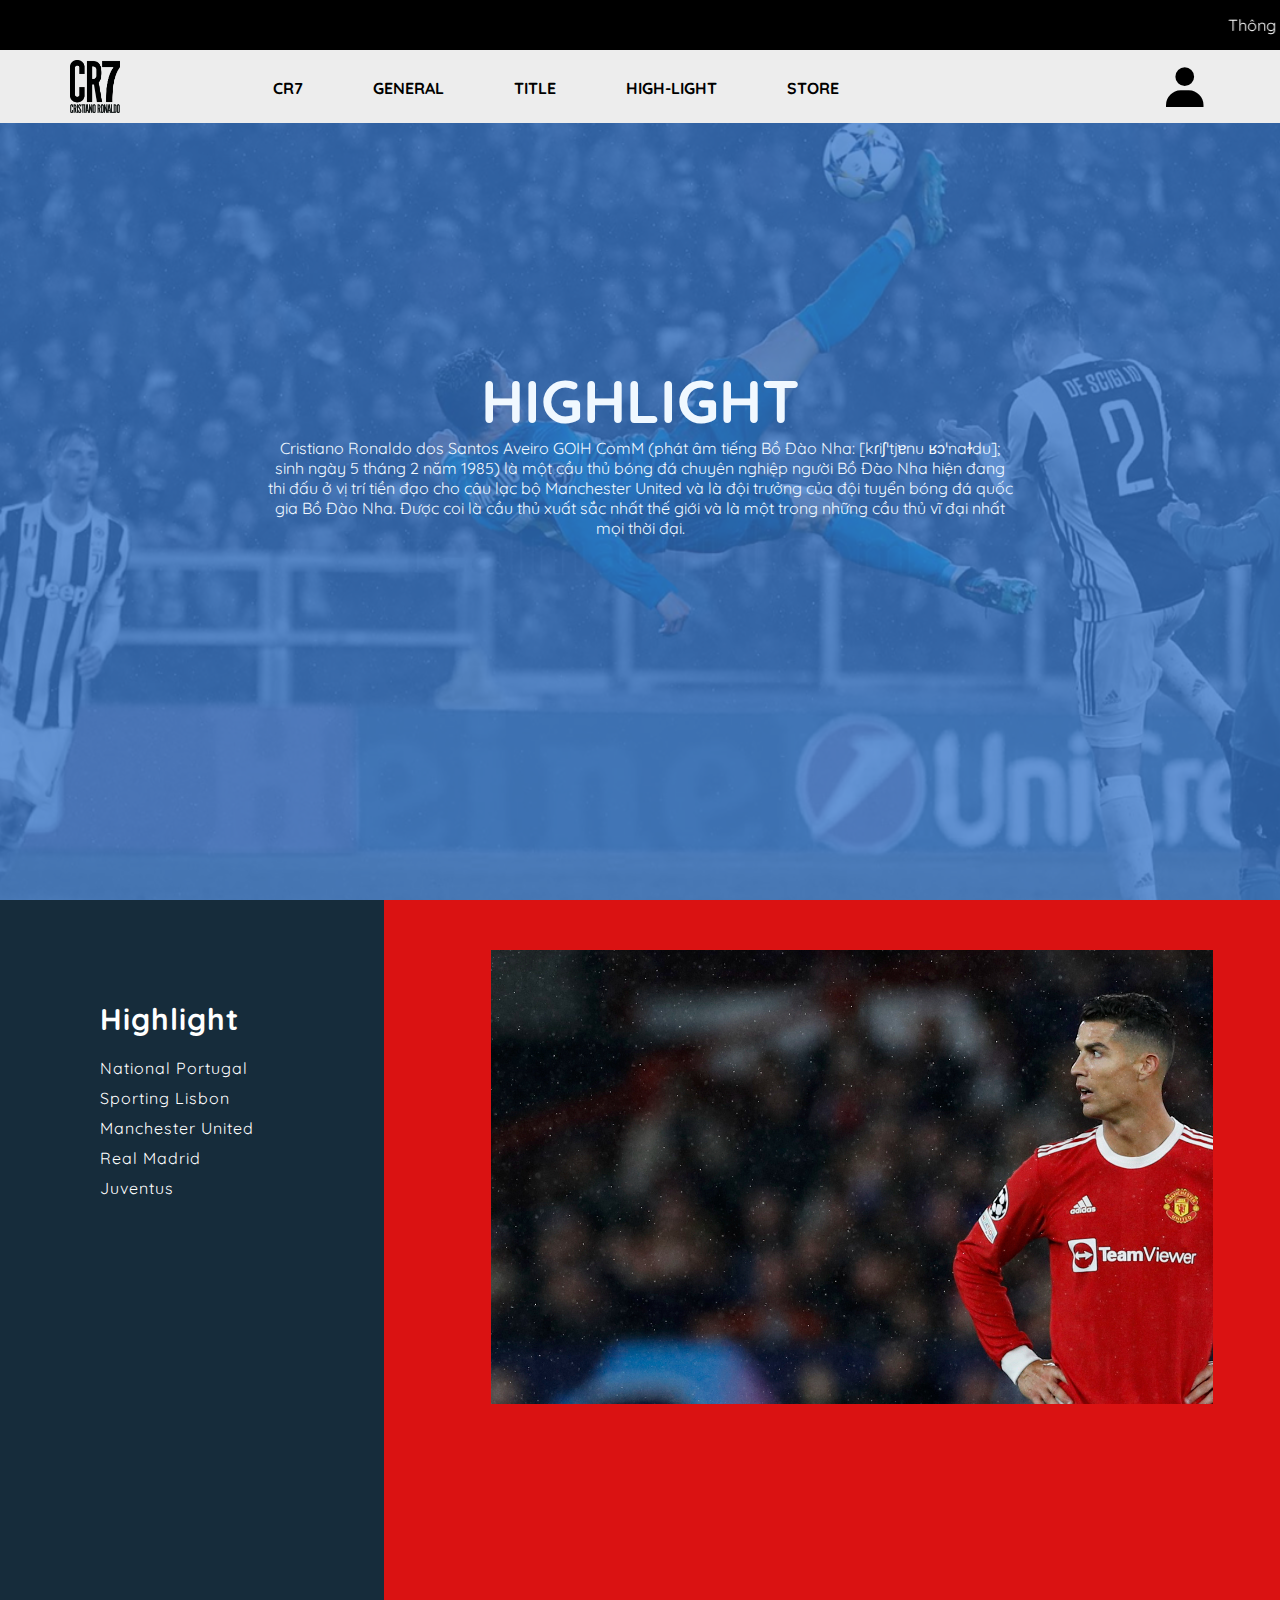
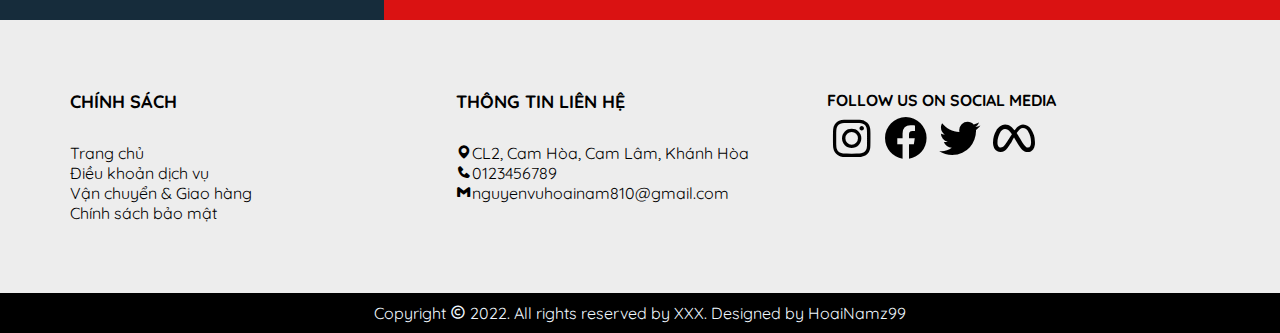
<file: highlight.html>
<!DOCTYPE html>
<html lang="en">
<head>
    <meta charset="UTF-8">
    <meta http-equiv="X-UA-Compatible" content="IE=edge">
    <meta name="viewport" content="width=device-width, initial-scale=1.0">
    <title>Highlight</title>
    <link rel="stylesheet" href="css/highlight.css">
    <link href='https://unpkg.com/boxicons@2.1.1/css/boxicons.min.css' rel='stylesheet'>
</head>
<body>
    <div class="boxcenter">
        <header>
            <div class="thongbao">
                <marquee behavior="" direction="">
             <p>
                 Thông tin được lấy từ Wikipedia,Webthethao,Goal... và một số trang web khác
             </p>       
                </marquee>
             
         </div> 
         <div class="menu-logo">
             <div class="logo">
                 <img src="image/4.4.png" alt="logo" width="50px">
             </div>
             <nav>
                 <ul class="menu">
              <li><a href="index.html">CR7</a></li>
             <li><a href="general.html">GENERAL</a></li>
             <li><a href="#">TITLE</a>
                 
             </li>
             <li><a href="highlight.html">HIGH-LIGHT</a>
            <ul class="them">
                <li><a href="vd5.html" target="1">National Portugal</a></li>
                <li><a href="vd1.html" target="1">Sporting Lisbon</a></li>
                <li><a href="vd2.html" target="1">Manchester United</a></li>
                <li><a href="vd3.html" target="1">Real Madrid</a></li>
                <li><a href="vd4.html" target="1">Juventus</a></li>
                   </ul>
            </li>
             <li><a href="#">STORE</a></li>       
                 </ul>
         </nav>
         <div class="login">
             <a href="dn.html"><i class='bx bxs-user'></i></a> 
      
           </div>
         </div>
         </header>
        <div class="hightlight">
            <img src="image/2.1.png" alt="">
            <div class="content">
                <h3>HIGHLIGHT</h3>
                <p>Cristiano Ronaldo dos Santos Aveiro GOIH ComM (phát âm tiếng Bồ Đào Nha: [kɾiʃˈtjɐnu ʁɔˈnaɫdu]; sinh ngày 5 tháng 2 năm 1985) là một cầu thủ bóng đá chuyên nghiệp người Bồ Đào Nha hiện đang thi đấu ở vị trí tiền đạo cho câu lạc bộ Manchester United và là đội trưởng của đội tuyển bóng đá quốc gia Bồ Đào Nha. Được coi là cầu thủ xuất sắc nhất thế giới và là một trong những cầu thủ vĩ đại nhất mọi thời đại.</p>
            </div>
        </div>
<div class="noidung">
    <div class="content">
        <h3>Highlight</h3>
        <ul>
            <li><a href="vd5.html" target="1">National Portugal</a></li>
            <li><a href="vd1.html" target="1">Sporting Lisbon</a></li>
            <li><a href="vd2.html" target="1">Manchester United</a></li>
            <li><a href="vd3.html" target="1">Real Madrid</a></li>
            <li><a href="vd4.html" target="1">Juventus</a></li>
            
          </ul>
    </div>
    <div class="video">

        <div class="containerr"> 
            <iframe class="responsive-iframe" name="1" frameborder="0" src="image/2.2.jpg"></iframe>
            
            
            
    </div>
</div>


       
        
    </div>
    <footer class="footer">
        <div class="container">
            <div class="row">
                <div class="footer-col">
                    <h4>CHÍNH SÁCH</h4>
                    <ul>
                        <li><a href="#">Trang chủ</a></li>
                        <li><a href="#">Điều khoản dịch vụ</a></li>
                        <li><a href="#">Vận chuyển & Giao hàng</a></li>
                        <li><a href="#">Chính sách bảo mật</a></li>
                    </ul>
                </div>
                <div class="footer-col">
                    <h4>THÔNG TIN LIÊN HỆ</h4>
                    <ul>
                        <li><i class='bx bxs-map' ></i>CL2, Cam Hòa, Cam Lâm, Khánh Hòa</li>
                        <li><i class='bx bxs-phone'></i>0123456789</li>
                        <li><i class='bx bxl-gmail'></i>nguyenvuhoainam810@gmail.com</li>
                    </ul>
                </div>
                <div class="footer-coll">
                    <h4>FOLLOW US ON SOCIAL MEDIA</h4>
                    <ul>
                    <a href="https://www.instagram.com/hoainam8.1/"><i class='bx bxl-instagram' ></i></a>
                    <a href="https://www.facebook.com/NVHNam.0810"><i class='bx bxl-facebook-circle' ></i></a>
                    <a href="https://twitter.com/HoaiNam_99"><i class='bx bxl-twitter'></i></a>
                    <a href="#"><i class='bx bxl-meta'></i></a>
                    </ul>
                </div>
            </div>
        </div>
        
    </footer>
    <div class="tacgia">
       
            <p>Copyright <i class='bx bx-copyright'></i> 2022. All rights reserved by XXX. Designed by HoaiNamz99</p>
        </div>
</body>
</html>
</file>
<file: css/style.css>
@import url('https://fonts.googleapis.com/css2?family=Quicksand:wght@300;400;500;600;700&display=swap');

html{
    font-family: 'Quicksand', sans-serif;
    
}
*{
    margin: 0;
    padding: 0;
    box-sizing: border-box;
}
body{
    background-color: #000000;
    color: white;
}
.box{
    width: 100%;
    height: 100vh;
}
header{
    position: fixed;
    top: 0;
    left: 0;
    right: 0;
    z-index: 999;
}
.thongbao{
    height: 50px;
    background-color: #000000;
    line-height: 50px;
    text-align: center;
    color: white;
}

.menu-logo{
    position: relative;
    height: 73px;
    background:#ededed;
}

.menu-logo .logo{
    position: absolute;
    top: 10px;
    left: 70px;
}

.menu-logo > nav{
    position: absolute;
    top: 3px;
    right: 406px;
}

.menu > li{
    list-style: none;
    float: left;
    position: relative;
}
.menu > li > a{
    text-decoration: none;
    color: #000000;
    padding: 15px;
    line-height: 70px;
    font-weight: bold;
    margin: 0 20px;
}
.menu > li > a:hover{
    color: red;
    transition: all .5s linear;
    letter-spacing: 1px;
}
.menu-logo .login {
    position: absolute;
    font-size: 50px;
    right: 70px;
    top: 10px;
    
}
.menu-logo .login a{
    color: #000000;
}
.menu-logo .login a:hover{
    color: red;
    transition: all .5s linear;
}
.them{
    background-color: #ededed;
    width: 200px;
    min-height:150px ;
    display: none;
    position: absolute;
}
.them li{
    list-style: none;
}
.them li a{
    text-decoration: none;
    color: #000000;
    font-weight: bold;
    display: block;
    border-bottom: 1px solid #000000;
    line-height: 50px;
    text-indent: 10px;
}
.menu > li:hover .them{
    display: block;
}
.them li a:hover{
    transition: all .5s linear;
    letter-spacing: 1px;
    color: red;
}

.banner{
    width: 80%;
    margin: 0 auto;
    margin-top: 110px;
    
}
.banner img{
    width: 858px;
    height: 533px;
    margin:0 180px;
    
}

.heading{
    text-align: center;
    font-size: 32px;
    margin-top:40px ;
    margin-bottom: 30px;
}
/* general */
.general{
    width: 100%;
    
}
.general >.content{
    margin: 0 246px;
    
}
.general >.content img{
    margin-right: 20px;
}
/* title */
.title .list-title .title-item {
    width: 19%;
    display: inline-block;
    margin: 0 5px;
}
.title .list-title .title-item img{
    max-width: 100%;
    height: 560px;
}
.title .list-title .title-item h3:hover{
    transition: all .5s linear;
    letter-spacing: 1px;
    color: red;
    cursor: pointer;
}
.div{
    width: 100%;
    
}
.div img{
    margin: 75px 119.5px;
    max-width: 100%;
}
/* highlight */
.highlight .highlight-item{
    width: 30%;
    display: inline-block;
    margin: 0 20px;
}
.highlight .highlight-item img{
    width: 100%;
    height: 640px;
    
}
.highlight .highlight-item a{
    text-decoration: none;
    color: #ededed;
}
.highlight-item a:hover{
    transition: all 1s linear;
    letter-spacing: 0.5px;
    color: white;
}
span{
    color: rgb(107, 6, 6);
    font-style: italic;
    
}
/* store */
.store .store-list .store-item{
    width: 23%;
    display: inline-block;
    margin:20px 10px ;
    text-align: center;
}
.store .store-item img{
    max-width: 100%;
}
.store .store-list .store-item img:hover{
    transform: scale(1.1);
    transition: all .3s linear;
}
.store .store-list .store-item p:hover{
    transition: all .3s linear;
    letter-spacing: 1px;
    cursor: pointer;
}
/* footer */
.container{
    max-width: 1170px;
    
    margin: auto;
}
.row{
    display: flex;
    flex-wrap: wrap;
}
ul{
    list-style: none;
}

.footer{
    background-color: #ededed;
    padding: 70px 0;
    color: #000;

}
.footer-col{
width: 33%;
padding: 0 15px;
}
.footer-col h4{
    font-size: 18px;
    margin-bottom: 30px;
    text-transform: capitalize;
}
footer .footer-col a{
    color: #000;
    text-decoration: none;
}
footer .footer-coll a{
    font-size: 50px;
    color: #000;
}
.tacgia{
    text-align: center;
    padding: 10px;
    background-color: #000000;
}
</file>
<file: css/dangky.css>
@import url('https://fonts.googleapis.com/css2?family=Quicksand:wght@300;400;500;600;700&display=swap');

html{
    font-family: 'Quicksand', sans-serif;
    background-color:#000000 ;
    color: white;
}
*{
    margin: 0;
    padding: 0;
    box-sizing: border-box;
}
.heading{
    text-align: center;
    font-size: 29px;
    margin-top:40px ;
}
header{
    position: fixed;
    top: 0;
    left: 0;
    right: 0;
}
.thongbao{
    height: 50px;
    background-color: #000000;
    line-height: 50px;
    text-align: center;
    color: white;
}

.menu-logo{
    position: relative;
    height: 73px;
    background:#ededed;
}

.menu-logo .logo{
    position: absolute;
    top: 10px;
    left: 70px;
}

.menu-logo > nav{
    position: absolute;
    top: 3px;
    right: 406px;
}

.menu > li{
    list-style: none;
    float: left;
    position: relative;
}
.menu > li > a{
    text-decoration: none;
    color: #000000;
    padding: 15px;
    line-height: 70px;
    font-weight: bold;
    margin: 0 20px;
}
.menu > li > a:hover{
    color: red;
    transition: all .5s linear;
    letter-spacing: 1px;
}
.menu-logo .login {
    position: absolute;
    font-size: 50px;
    right: 70px;
    top: 10px;
    
}
.menu-logo .login a{
    color: #000000;
}
.menu-logo .login a:hover{
    color: red;
    transition: all .5s linear;
}
.them{
    background-color: #ededed;
    width: 200px;
    min-height:150px ;
    display: none;
    position: absolute;
}
.them li{
    list-style: none;
}
.them li a{
    text-decoration: none;
    color: #000000;
    font-weight: bold;
    display: block;
    border-bottom: 1px solid #000000;
    line-height: 50px;
    text-indent: 10px;
}
.menu > li:hover .them{
    display: block;
}
.them li a:hover{
    transition: all .5s linear;
    letter-spacing: 1px;
    color: red;
}
/* CSS đăng kí */
.login-form{
    width: 40%;
    margin: 0 auto;
    margin-top: 150px;
    
}
.login-form  form{
    display: flex;
    flex-direction: column;
}
.login-form form input{
    padding: 15px 15px;
    border: 2px solid #ededed;
    outline: none;
    margin: 15px 0;
    border-radius: 5px;
    transition:all 0.2s linear ;
    font-family: 'Quicksand', sans-serif;
}

.login-form form input:focus{
    border: 1px solid #ffffff ;
    
}
.login-form form button{
    cursor: pointer;
    border-radius: 5px;
    padding: 15px;
    background: #ededed;
    border: 1px solid;
    font-weight: bold;
    font-size:18px;
    color: #000000;

}
.login-form form button:hover{
background:#000000 ;
color: #ededed;
transition: all 0.5s linear;
}

.dn{
    height: 110px;
    margin: 20px;
    text-align: center;
    
}
.span{
    padding: 20px;
    
}
.c{
    margin-bottom: 25px;
}
.button{
    
    cursor: pointer;
    border-radius: 5px;
    padding: 15px;
    background: #ededed;
    border: 1px solid;
    font-weight: bold;
    font-size:18px;
    color: #000000;
    text-decoration: none;
}
.button:hover{
    background:#000000 ;
color: #ededed;
transition: all 0.5s linear;
}

/* CSS footer */
.container{
    max-width: 1170px;
    
    margin: auto;
}
.row{
    display: flex;
    flex-wrap: wrap;
}
ul{
    list-style: none;
}

.footer{
    background-color: #ededed;
    padding: 70px 0;
    color: #000;

}
.footer-col{
width: 33%;
padding: 0 15px;
}
.footer-col h4{
    font-size: 18px;
    margin-bottom: 30px;
    text-transform: capitalize;
}
footer .footer-col a{
    color: #000;
    text-decoration: none;
}
footer .footer-coll a{
    font-size: 50px;
    color: #000;
}

.tacgia{
    text-align: center;
    padding: 10px;
    background-color: #000000;
}
</file>
<file: css/dangnhap.css>
@import url('https://fonts.googleapis.com/css2?family=Quicksand:wght@300;400;500;600;700&display=swap');

html{
    background-color: #000000;
    color: white;
    font-family: 'Quicksand', sans-serif;
}
*{
    margin: 0;
    padding: 0;
    box-sizing: border-box;
}

header{
    position: fixed;
    top: 0;
    left: 0;
    right: 0;
    z-index: 999;
}
.heading{
    text-align: center;
    font-size: 32px;
    margin-top:40px ;
    margin-bottom: 30px;
}
.thongbao{
    height: 50px;
    background-color: #000000;
    line-height: 50px;
    text-align: center;
    color: white;
}

.menu-logo{
    position: relative;
    height: 73px;
    background:#ededed;
}

.menu-logo .logo{
    position: absolute;
    top: 10px;
    left: 70px;
}

.menu-logo > nav{
    position: absolute;
    top: 3px;
    right: 440px;
}

.menu > li{
    list-style: none;
    float: left;
    position: relative;
}
.menu > li > a{
    text-decoration: none;
    color: #000000;
    padding: 15px;
    line-height: 70px;
    font-weight: bold;
    margin: 0 20px;
}
.menu > li > a:hover{
    color: red;
    transition: all .5s linear;
    letter-spacing: 1px;
}
.menu-logo .login {
    position: absolute;
    font-size: 50px;
    right: 70px;
    top: 10px;
    
}
.menu-logo .login a{
    color: #000000;
}
.menu-logo .login a:hover{
    color: red;
    transition: all .5s linear;
}
.them{
    background-color: #ededed;
    width: 200px;
    min-height:150px ;
    display: none;
    position: absolute;
}
.them li{
    list-style: none;
}
.them li a{
    text-decoration: none;
    color: #000000;
    font-weight: bold;
    display: block;
    border-bottom: 1px solid #000000;
    line-height: 50px;
    text-indent: 10px;
}
.menu > li:hover .them{
    display: block;
}
.them li a:hover{
    transition: all .5s linear;
    letter-spacing: 1px;
    color: red;
}




/* css đăng nhập */

.formdangnhap form input{
    font-family: 'Quicksand', sans-serif;
}
form{
    display: flex;
    flex-direction: column;
}
input{
    margin: 20px 0;
    padding: 10px 10px;
    border-radius:10px ;
    outline: none;
    border: 1px solid ;
    
}
input[type=submit]{
    background:#ededed ;
    font-weight: bold;
    color: #000000;
    font-weight: bold;
}
input[type=submit]:hover{
    background:#000000 ;
    color: #ededed;
    transition: all 0.5s linear;
    cursor: pointer;
}

.formdangnhap{
    width: 800px;
    margin: 0 auto ;
    margin-top: 160px;
    height: 60vh;
}

.dk{
    height: 200px;
    margin: 10px;
    margin-bottom: 60px;
    text-align: center;
}
.span{
    padding: 20px;
    border-top: 1px solid #ededed;
    
}
.c{
    margin-bottom: 25px;
}

.button{
    
    cursor: pointer;
    border-radius: 5px;
    padding: 15px;
    background: #ededed;
    border: 1px solid;
    font-weight: bold;
    font-size:18px;
    color: #000000;
    text-decoration: none;
    
}
.button:hover{
    background:#000000 ;
color: #ededed;
transition: all 0.5s linear;
}

/* footer */
.container{
    max-width: 1170px;
    
    margin: auto;
}
.row{
    display: flex;
    flex-wrap: wrap;
}
ul{
    list-style: none;
}

.footer{
    background-color: #ededed;
    padding: 70px 0;
    color: #000;

}
.footer-col{
width: 33%;
padding: 0 15px;
}
.footer-col h4{
    font-size: 18px;
    margin-bottom: 30px;
    text-transform: capitalize;
}
footer .footer-col a{
    color: #000;
    text-decoration: none;
}
footer .footer-coll a{
    font-size: 50px;
    color: #000;
}
.tacgia{
    text-align: center;
    padding: 10px;
    background-color: #000000;
}
</file>
<file: css/dn.css>
@import url('https://fonts.googleapis.com/css2?family=Quicksand:wght@300;400;500;600;700&display=swap');

html{
    font-family: 'Quicksand', sans-serif;
    background-color:#000000 ;
    color: white;
}
*{
    margin: 0;
    padding: 0;
    box-sizing: border-box;
}
.heading{
    text-align: center;
    font-size: 29px;
    margin-top:40px ;
}
header{
    position: fixed;
    top: 0;
    left: 0;
    right: 0;
}
.thongbao{
    height: 50px;
    background-color: #000000;
    line-height: 50px;
    text-align: center;
    color: white;
}

.menu-logo{
    position: relative;
    height: 73px;
    background:#ededed;
}

.menu-logo .logo{
    position: absolute;
    top: 10px;
    left: 70px;
}

.menu-logo > nav{
    position: absolute;
    top: 3px;
    right: 406px;
}

.menu > li{
    list-style: none;
    float: left;
    position: relative;
}
.menu > li > a{
    text-decoration: none;
    color: #000000;
    padding: 15px;
    line-height: 70px;
    font-weight: bold;
    margin: 0 20px;
}
.menu > li > a:hover{
    color: red;
    transition: all .5s linear;
    letter-spacing: 1px;
}
.menu-logo .login {
    position: absolute;
    font-size: 50px;
    right: 70px;
    top: 10px;
    
}
.menu-logo .login a{
    color: #000000;
}
.menu-logo .login a:hover{
    color: red;
    transition: all .5s linear;
}
.them{
    background-color: #ededed;
    width: 200px;
    min-height:150px ;
    display: none;
    position: absolute;
}
.them li{
    list-style: none;
}
.them li a{
    text-decoration: none;
    color: #000000;
    font-weight: bold;
    display: block;
    border-bottom: 1px solid #000000;
    line-height: 50px;
    text-indent: 10px;
}
.menu > li:hover .them{
    display: block;
}
.them li a:hover{
    transition: all .5s linear;
    letter-spacing: 1px;
    color: red;
}
/* CSS đăng kí */
.login-form{
    width: 40%;
    margin: 0 auto;
    margin-top: 150px;
    
}
.login-form  form{
    display: flex;
    flex-direction: column;
}
.login-form form input{
    padding: 15px 15px;
    border: 2px solid #ededed;
    outline: none;
    margin: 15px 0;
    border-radius: 5px;
    transition:all 0.2s linear ;
    font-family: 'Quicksand', sans-serif;
}

.login-form form input:focus{
    border: 1px solid #ffffff ;
    
}
.login-form form button{
    cursor: pointer;
    border-radius: 5px;
    padding: 15px;
    background: #ededed;
    border: 1px solid;
    font-weight: bold;
    font-size:18px;
    color: #000000;

}
.login-form form button:hover{
background:#000000 ;
color: #ededed;
transition: all 0.5s linear;
}

.dn{
    height: 110px;
    margin: 20px;
    text-align: center;
    
}
.span{
    padding: 20px;
    
}
.c{
    margin-bottom: 25px;
}
.button{
    
    cursor: pointer;
    border-radius: 5px;
    padding: 15px;
    background: #ededed;
    border: 1px solid;
    font-weight: bold;
    font-size:18px;
    color: #000000;
    text-decoration: none;
}
.button:hover{
    background:#000000 ;
color: #ededed;
transition: all 0.5s linear;
}

/* CSS footer */
.container{
    max-width: 1170px;
    
    margin: auto;
}
.row{
    display: flex;
    flex-wrap: wrap;
}
ul{
    list-style: none;
}

.footer{
    background-color: #ededed;
    padding: 70px 0;
    color: #000;

}
.footer-col{
width: 33%;
padding: 0 15px;
}
.footer-col h4{
    font-size: 18px;
    margin-bottom: 30px;
    text-transform: capitalize;
}
footer .footer-col a{
    color: #000;
    text-decoration: none;
}
footer .footer-coll a{
    font-size: 50px;
    color: #000;
}

.tacgia{
    text-align: center;
    padding: 10px;
    background-color: #000000;
}
</file>
<file: css/general.css>
@import url('https://fonts.googleapis.com/css2?family=Quicksand:wght@300;400;500;600;700&display=swap');

*{
  margin: 0;
  padding: 0;
  box-sizing: border-box;
}
html{
  font-family: 'Quicksand', sans-serif;
  
}

body{
  color: #ededed;
  background-color: #000000;
}
header{
  position: fixed;
  top: 0;
  left: 0;
  right: 0;
  z-index: 999;
}
.thongbao{
  height: 50px;
  background-color: #000000;
  line-height: 50px;
  text-align: center;
  color: white;
}

.menu-logo{
  position: relative;
  height: 73px;
  background:#ededed;
}

.menu-logo .logo{
  position: absolute;
  top: 10px;
  left: 70px;
}

.menu-logo > nav{
  position: absolute;
  top: 3px;
  right: 406px;
}

.menu > li{
  list-style: none;
  float: left;
  position: relative;
}
.menu > li > a{
  text-decoration: none;
  color: #000000;
  padding: 15px;
  line-height: 70px;
  font-weight: bold;
  margin: 0 20px;
}
.menu > li > a:hover{
  color: red;
  transition: all .5s linear;
  letter-spacing: 1px;
}
.menu-logo .login {
  position: absolute;
  font-size: 50px;
  right: 70px;
  top: 10px;
  
}
.menu-logo .login a{
  color: #000000;
}
.menu-logo .login a:hover{
  color: red;
  transition: all .5s linear;
}
.them{
  background-color: #ededed;
  width: 200px;
  min-height:150px ;
  display: none;
  position: absolute;
}
.them li{
  list-style: none;
}
.them li a{
  text-decoration: none;
  color: #000000;
  font-weight: bold;
  display: block;
  border-bottom: 1px solid #000000;
  line-height: 50px;
  text-indent: 10px;
}
.menu > li:hover .them{
  display: block;
}
.them li a:hover{
  transition: all .5s linear;
  letter-spacing: 1px;
  color: red;
}
.heading{
  text-align: center;
  font-size: 32px;
  margin-top:40px ;
  margin-bottom: 30px;
}
.heading1{
  
  font-size: 60px;
 
  
  
}
.boxcenter{
  width: 100%;
}
.hinh{
  width: 80%;
  margin: 0 auto;
  position: relative;
}
.hinh img{
  width: 100%;
}
.chu{
  position: absolute;
  top: 130px;
  left: 5px;
}
.chu h3{
  font-size: 30px;
}
.chu1{
  color: brown;
  background-color: white;
  text-align: center;
  margin-bottom: 5px;
  width: 160px;
}
.chu1:hover{
  letter-spacing: 1px;
  cursor: pointer;
}

.chu2{
  color: white ;
  background-color: green;
  text-align: center;
  width: 200px;
}
.chu2:hover{
  letter-spacing: 1px;
  cursor: pointer;
}
.portugal{
  background: rgb(27, 63, 27);
  width: 100%;
  height: 800px;
  position: relative;
}
.portugal .hinhh .hinh1{
   float: left;
   object-fit: cover;

}

.hinh2{
  position: absolute;
  right: 0;
  top:200px;
  
}
.sunghiep{
  position: absolute;
  width: 1000px;
  top: 10%;
  left: 20%;
  background: #000000;
  opacity: 0.5;
  padding: 50px;
  color:white;
  font-weight: bolder;
}
.sunghiep details summary{
  cursor: pointer;
}
.sunghiep details summary:hover{
  color: #35858B;
  font-weight: 900;
}
/* clb */
 .clb{
  position: relative;
  width: 90%;
  margin: 0 auto;
  height: 100vh;
  display: flex;
  justify-content: center;
  align-items: center;
  background: #000000;
}
.clb img{
  position: absolute;
  top: 0;
  left: 0;
  width: 100%;
  height: 100%;
  object-fit: cover;
  opacity: 0.5;

} 
.clb .content{
  position: relative;
  max-width: 750px;
  text-align: center;
}
.clb .content h3{
  color: #fff;
  font-size: 60px;
}



/* footer */
.container{
  max-width: 1170px;
  
  margin: auto;
}
.row{
  display: flex;
  flex-wrap: wrap;
}
ul{
  list-style: none;
}

.footer{
  background-color: #ededed;
  padding: 70px 0;
  color: #000;

}
.footer-col{
width: 33%;
padding: 0 15px;
}
.footer-col h4{
  font-size: 18px;
  margin-bottom: 30px;
  text-transform: capitalize;
}
footer .footer-col a{
  color: #000;
  text-decoration: none;
}
footer .footer-coll a{
  font-size: 50px;
  color: #000;
}
.tacgia{
  text-align: center;
  padding: 10px;
  background-color: #000000;
}
</file>
<file: css/highlight.css>
@import url('https://fonts.googleapis.com/css2?family=Quicksand:wght@300;400;500;600;700&display=swap');

html{
    font-family: 'Quicksand', sans-serif;
    
}
body{
    background: #000000;
    color: aliceblue;
}
*{
    margin: 0;
    padding: 0;
    box-sizing: border-box;
}
header{
    position: fixed;
    top: 0;
    left: 0;
    right: 0;
    z-index: 999;
  }
  .thongbao{
    height: 50px;
    background-color: #000000;
    line-height: 50px;
    text-align: center;
    color: white;
  }
  
  .menu-logo{
    position: relative;
    height: 73px;
    background:#ededed;
  }
  
  .menu-logo .logo{
    position: absolute;
    top: 10px;
    left: 70px;
  }
  
  .menu-logo > nav{
    position: absolute;
    top: 3px;
    right: 406px;
  }
  
  .menu > li{
    list-style: none;
    float: left;
    position: relative;
  }
  .menu > li > a{
    text-decoration: none;
    color: #000000;
    padding: 15px;
    line-height: 70px;
    font-weight: bold;
    margin: 0 20px;
  }
  .menu > li > a:hover{
    color: #DA1212;
    transition: all .5s linear;
    
  }
  .menu-logo .login {
    position: absolute;
    font-size: 50px;
    right: 70px;
    top: 10px;
    
  }
  .menu-logo .login a{
    color: #000000;
  }
  .menu-logo .login a:hover{
    color: #DA1212;
    transition: all .5s linear;
  }
  .them{
    background-color: #ededed;
    width: 200px;
    min-height:150px ;
    display: none;
    position: absolute;
  }
  .them li{
    list-style: none;
  }
  .them li a{
    text-decoration: none;
    color: #000000;
    font-weight: bold;
    display: block;
    border-bottom: 1px solid #000000;
    line-height: 50px;
    text-indent: 10px;
  }
  .menu > li:hover .them{
    display: block;
  }
  .them li a:hover{
    transition: all .5s linear;
    
    color: #DA1212;
  }

.boxcenter{
    width: 100%;
}
.hightlight{
    position: relative;
    width: 100%;
    height: 100vh;
    display: flex;
    justify-content: center;
    align-items: center;
    background: #3475ca;
}
.hightlight img{
    position: absolute;
    width: 100%;
    height: 100%;
    top: 0;
    left: 0;
    opacity: 0.25;
    object-fit: cover;
}
.hightlight .content{
    position: relative;
    text-align: center;
    max-width: 750px;
}
.hightlight .content h3{
    font-size: 60px;

}

.noidung{
    position: relative;
    width: 100%;
    display: flex;
    height: 80vh;
}
.noidung .content{
    background: #162c3b ;
    padding: 100px;
    width: 30%;
}
.noidung .content h3{
    color: #fff;
    font-size: 30px;
    font-weight: 700;
    letter-spacing: 1px;
    margin-bottom: 20px;
}
.noidung .content ul li{
   list-style: none; margin-bottom: 10px;
}
.noidung .content ul li a{
    text-decoration: none;
    font-size: 16px;
    color: #fff;
    letter-spacing: 1px;
    
}
.noidung .content ul li a:hover{
    color: #DA1212;
    transition: all .5s linear;
}
.noidung .video{
    width: 70%;
    background-color: #DA1212 ;
}

.containerr {
    position: relative;
    width: 85%;
    margin: 0 auto;
    overflow: hidden;
    padding-top: 56.25%; 
  }
  
  .responsive-iframe {
    position: absolute;
    top: 50px;
    left: 40px;
    width: 100%;
    height: 100%;
    border: none;
  }


  /* footer */
.container{
    max-width: 1170px;
    
    margin: auto;
  }
  .row{
    display: flex;
    flex-wrap: wrap;
  }
  ul{
    list-style: none;
  }
  
  .footer{
    background-color: #ededed;
    padding: 70px 0;
    color: #000;
  
  }
  .footer-col{
  width: 33%;
  padding: 0 15px;
  }
  .footer-col h4{
    font-size: 18px;
    margin-bottom: 30px;
    text-transform: capitalize;
  }
  footer .footer-col a{
    color: #000;
    text-decoration: none;
  }
  footer .footer-coll a{
    font-size: 50px;
    color: #000;
  }
  .tacgia{
    text-align: center;
    padding: 10px;
    background-color: #000000;
  }
</file>
